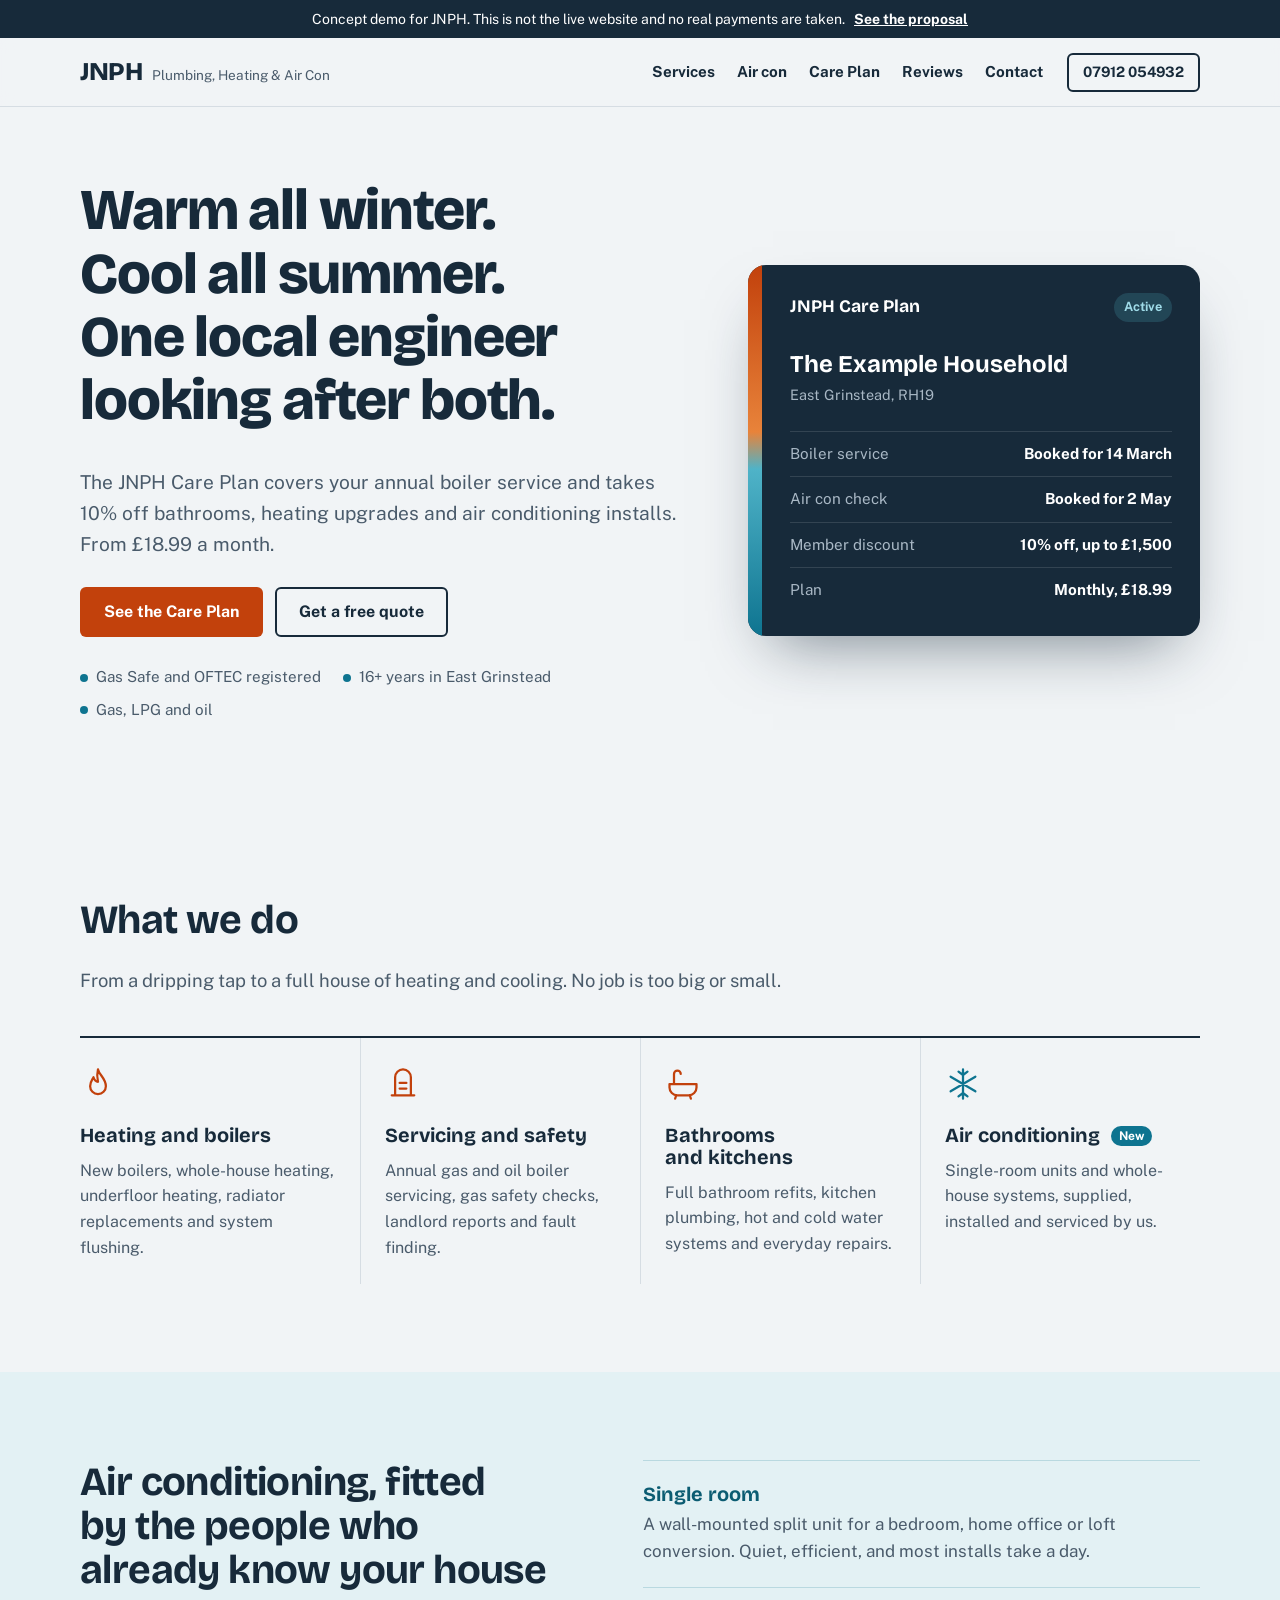
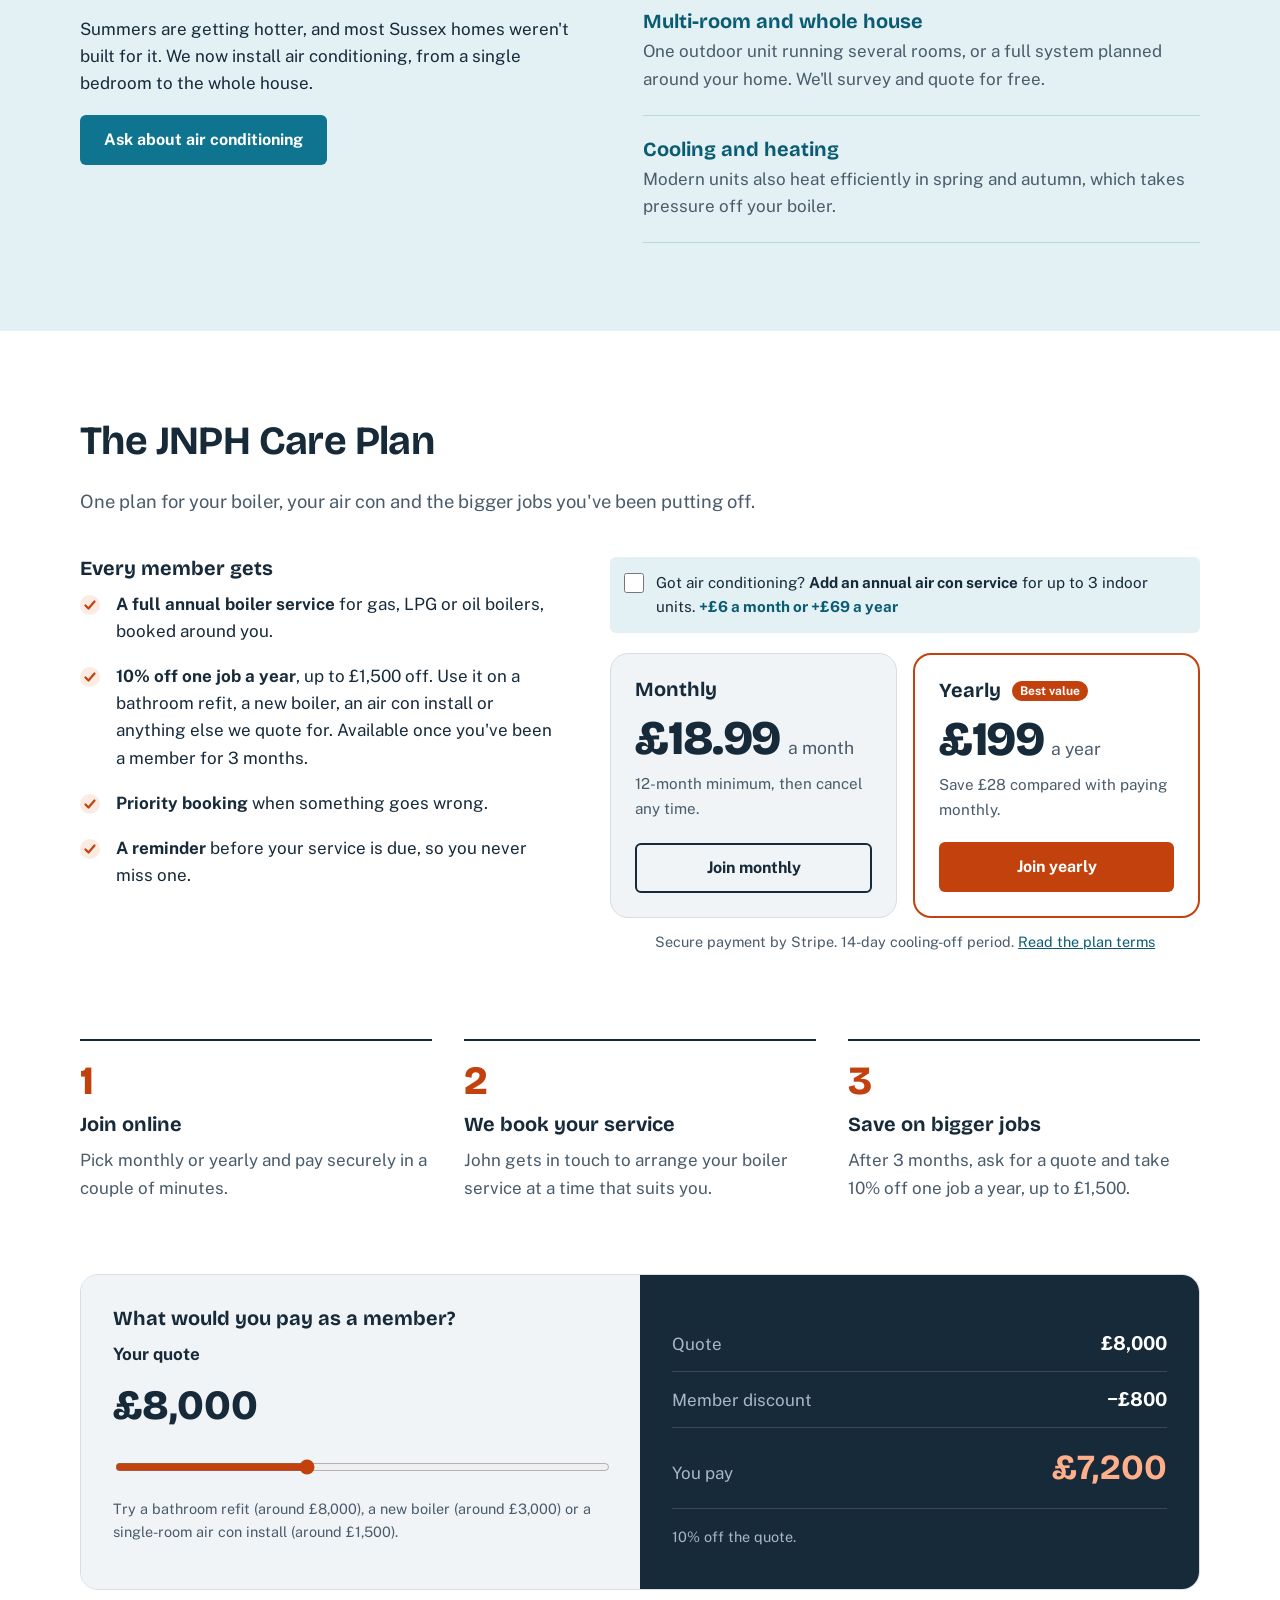
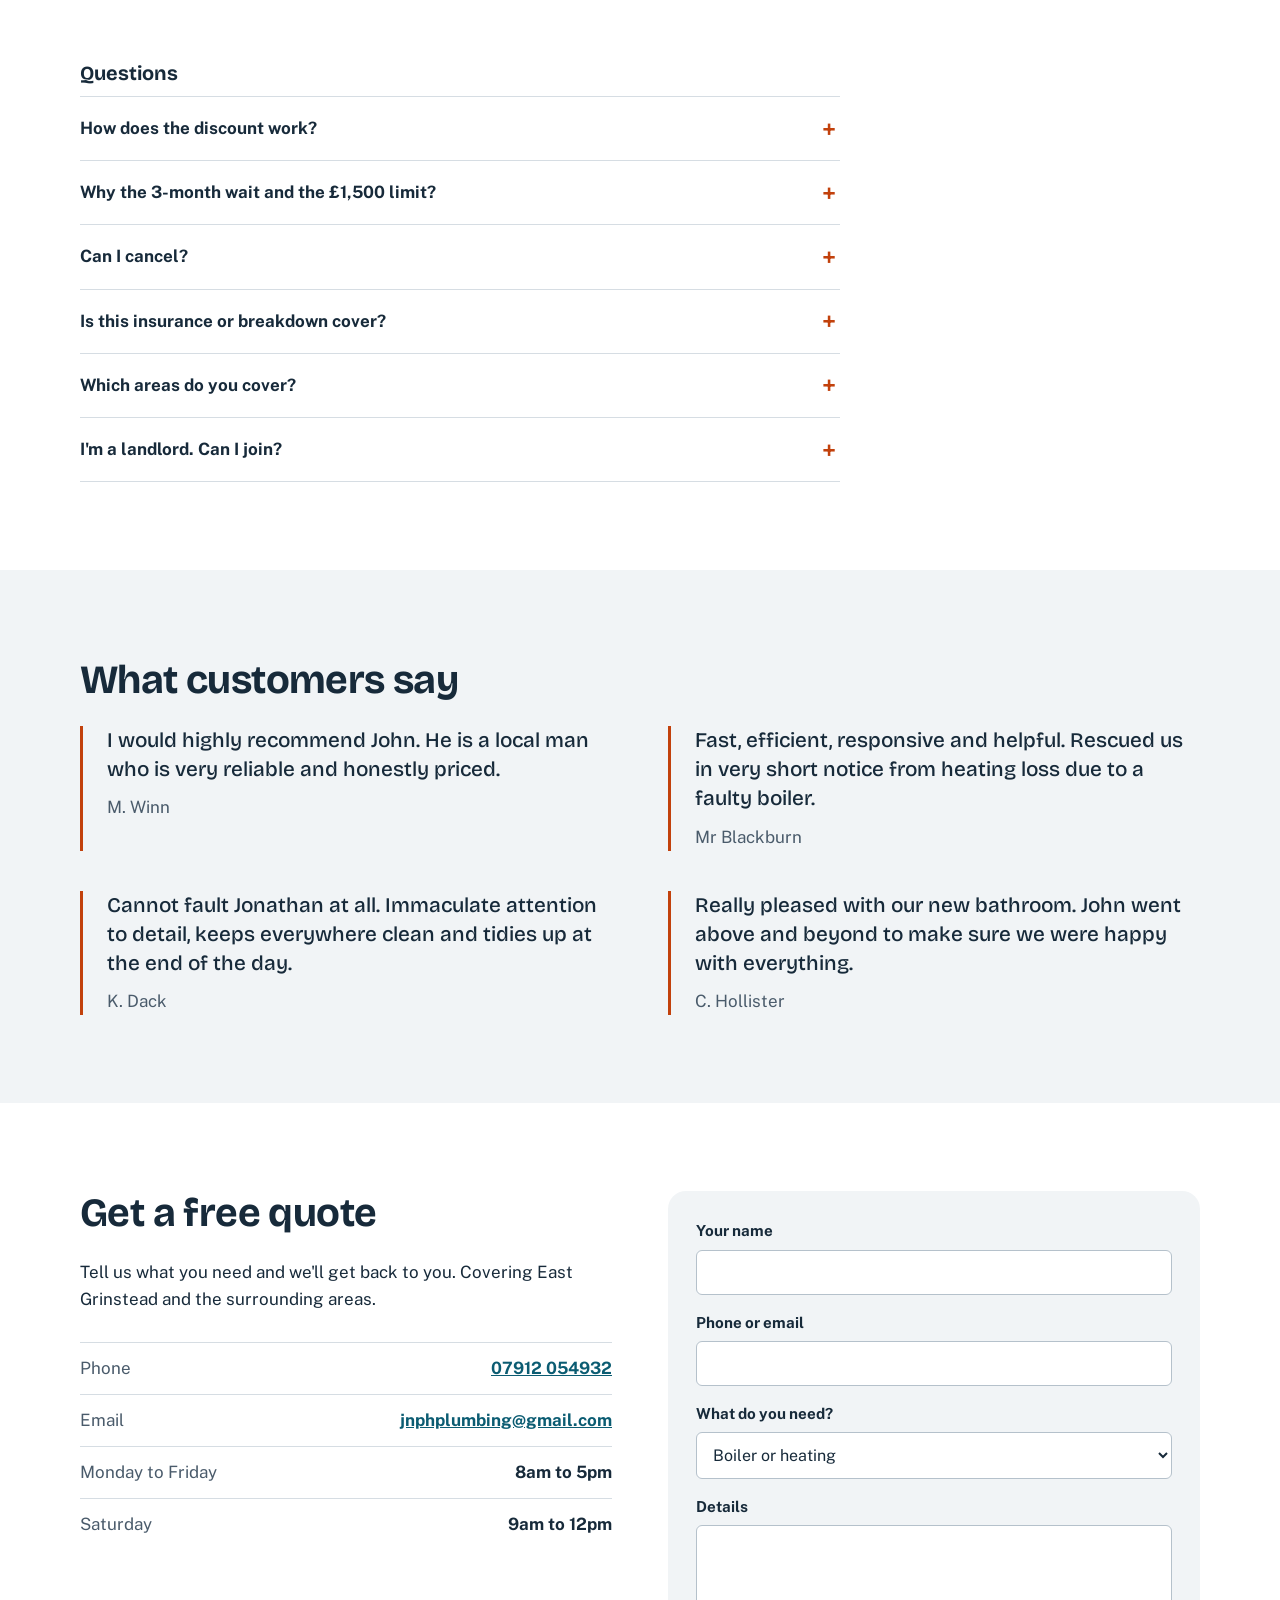
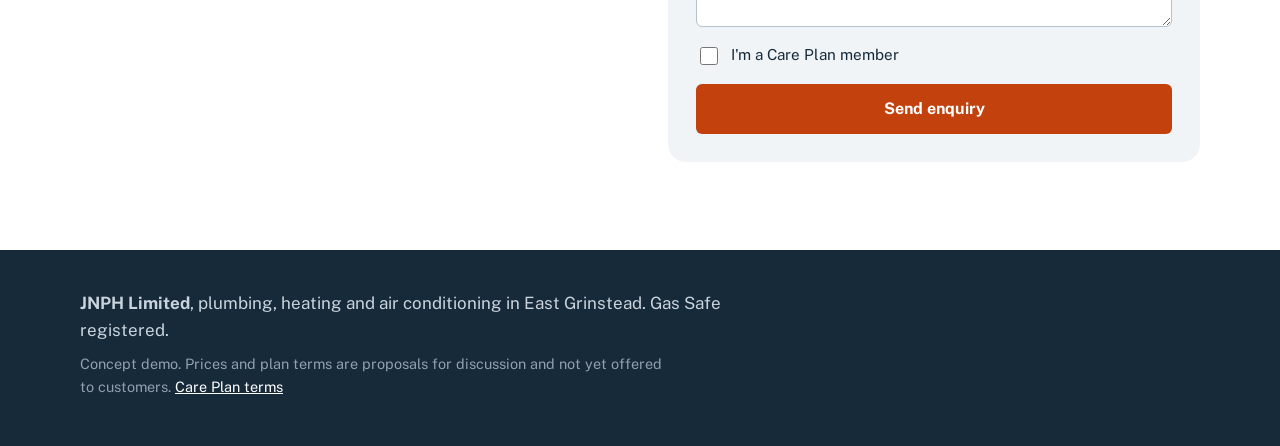
<file: index.html>
<!doctype html>
<html lang="en-GB">
<head>
  <meta charset="utf-8">
  <meta name="viewport" content="width=device-width, initial-scale=1">
  <title>JNPH Plumbing, Heating &amp; Air Conditioning | East Grinstead</title>
  <meta name="description" content="Gas Safe plumbing, heating, bathrooms and air conditioning in East Grinstead. Join the JNPH Care Plan: annual boiler service plus 10% off bigger jobs.">
  <link rel="preconnect" href="https://fonts.googleapis.com">
  <link rel="preconnect" href="https://fonts.gstatic.com" crossorigin>
  <link href="https://fonts.googleapis.com/css2?family=Public+Sans:wght@400;700&family=Bricolage+Grotesque:opsz,wght@12..96,500;12..96,700;12..96,800&display=swap" rel="stylesheet">
  <link rel="stylesheet" href="styles.css">
</head>
<body>
  <div class="demo-bar" role="note">
    Concept demo for JNPH. This is not the live website and no real payments are taken. <a href="proposal.html">See the proposal</a>
  </div>

  <header class="site-header">
    <div class="wrap header-inner">
      <a class="wordmark" href="#top" aria-label="JNPH home">JNPH<span>Plumbing, Heating &amp; Air Con</span></a>
      <nav class="nav" aria-label="Main">
        <a href="#services">Services</a>
        <a href="#air-con">Air con</a>
        <a href="#care-plan">Care Plan</a>
        <a href="#reviews">Reviews</a>
        <a href="#contact">Contact</a>
      </nav>
      <a class="btn btn-small btn-ghost" href="tel:07912054932">07912 054932</a>
    </div>
  </header>

  <main id="top">
    <!-- Hero -->
    <section class="hero">
      <div class="wrap hero-inner">
        <div class="hero-copy">
          <h1>Warm all winter. Cool all summer. One local engineer looking after both.</h1>
          <p class="lede">The JNPH Care Plan covers your annual boiler service and takes 10% off bathrooms, heating upgrades and air conditioning installs. From £18.99 a month.</p>
          <div class="hero-actions">
            <a class="btn btn-heat" href="#care-plan">See the Care Plan</a>
            <a class="btn btn-ghost" href="#contact">Get a free quote</a>
          </div>
          <ul class="trust">
            <li>Gas Safe and OFTEC registered</li>
            <li>16+ years in East Grinstead</li>
            <li>Gas, LPG and oil</li>
          </ul>
        </div>

        <figure class="member-card" aria-label="Example Care Plan membership card">
          <div class="card-temp" aria-hidden="true"></div>
          <div class="card-body">
            <div class="card-top">
              <span class="card-brand">JNPH Care Plan</span>
              <span class="card-status">Active</span>
            </div>
            <p class="card-name">The Example Household<br><span>East Grinstead, RH19</span></p>
            <dl class="card-rows">
              <div><dt>Boiler service</dt><dd>Booked for 14 March</dd></div>
              <div><dt>Air con check</dt><dd>Booked for 2 May</dd></div>
              <div><dt>Member discount</dt><dd>10% off, up to £1,500</dd></div>
              <div><dt>Plan</dt><dd>Monthly, £18.99</dd></div>
            </dl>
          </div>
        </figure>
      </div>
    </section>

    <!-- Services -->
    <section id="services" class="section">
      <div class="wrap">
        <h2>What we do</h2>
        <p class="section-intro">From a dripping tap to a full house of heating and cooling. No job is too big or small.</p>
        <div class="services">
          <article class="service">
            <svg class="icon icon-heat" viewBox="0 0 32 32" aria-hidden="true"><path d="M16 3c1 5 7 8 7 15a7 7 0 0 1-14 0c0-4 2-6 3-8 1 3 2 4 4 4-1-4-1-7 0-11z"/></svg>
            <h3>Heating and boilers</h3>
            <p>New boilers, whole-house heating, underfloor heating, radiator replacements and system flushing.</p>
          </article>
          <article class="service">
            <svg class="icon icon-heat" viewBox="0 0 32 32" aria-hidden="true"><path d="M6 26h20M9 26V10a7 7 0 0 1 14 0v16M13 15h6M13 20h6"/></svg>
            <h3>Servicing and safety</h3>
            <p>Annual gas and oil boiler servicing, gas safety checks, landlord reports and fault finding.</p>
          </article>
          <article class="service">
            <svg class="icon icon-heat" viewBox="0 0 32 32" aria-hidden="true"><path d="M4 16h24v3a7 7 0 0 1-7 7H11a7 7 0 0 1-7-7v-3zM8 16V7a3 3 0 0 1 6 0M10 26l-1 3M22 26l1 3"/></svg>
            <h3>Bathrooms and kitchens</h3>
            <p>Full bathroom refits, kitchen plumbing, hot and cold water systems and everyday repairs.</p>
          </article>
          <article class="service service-new">
            <svg class="icon icon-cool" viewBox="0 0 32 32" aria-hidden="true"><path d="M16 3v26M5 9.5l22 13M27 9.5l-22 13M12 5l4 3 4-3M12 27l4-3 4 3"/></svg>
            <h3>Air conditioning <span class="tag">New</span></h3>
            <p>Single-room units and whole-house systems, supplied, installed and serviced by us.</p>
          </article>
        </div>
      </div>
    </section>

    <!-- Air con -->
    <section id="air-con" class="section aircon">
      <div class="wrap aircon-inner">
        <div>
          <h2>Air conditioning, fitted by the people who already know your house</h2>
          <p>Summers are getting hotter, and most Sussex homes weren't built for it. We now install air conditioning, from a single bedroom to the whole house.</p>
          <a class="btn btn-cool" href="#contact">Ask about air conditioning</a>
        </div>
        <div class="aircon-options">
          <div class="option">
            <h3>Single room</h3>
            <p>A wall-mounted split unit for a bedroom, home office or loft conversion. Quiet, efficient, and most installs take a day.</p>
          </div>
          <div class="option">
            <h3>Multi-room and whole house</h3>
            <p>One outdoor unit running several rooms, or a full system planned around your home. We'll survey and quote for free.</p>
          </div>
          <div class="option">
            <h3>Cooling and heating</h3>
            <p>Modern units also heat efficiently in spring and autumn, which takes pressure off your boiler.</p>
          </div>
        </div>
      </div>
    </section>

    <!-- Care plan -->
    <section id="care-plan" class="section plan">
      <div class="wrap">
        <h2>The JNPH Care Plan</h2>
        <p class="section-intro">One plan for your boiler, your air con and the bigger jobs you've been putting off.</p>

        <div class="plan-grid">
          <div class="plan-included">
            <h3>Every member gets</h3>
            <ul class="ticks">
              <li><strong>A full annual boiler service</strong> for gas, LPG or oil boilers, booked around you.</li>
              <li><strong>10% off one job a year</strong>, up to £1,500 off. Use it on a bathroom refit, a new boiler, an air con install or anything else we quote for. Available once you've been a member for 3 months.</li>
              <li><strong>Priority booking</strong> when something goes wrong.</li>
              <li><strong>A reminder</strong> before your service is due, so you never miss one.</li>
            </ul>
          </div>

          <div class="plan-pricing">
            <label class="addon">
              <input type="checkbox" id="addon-aircon">
              <span>Got air conditioning? <strong>Add an annual air con service</strong> for up to 3 indoor units. <em>+£6 a month or +£69 a year</em></span>
            </label>

            <div class="price-options">
              <div class="price-card">
                <h3>Monthly</h3>
                <div class="price">
                  <span class="price-amount" id="price-monthly">£18.99</span>
                  <span class="price-period">a month</span>
                </div>
                <p class="price-note">12-month minimum, then cancel any time.</p>
                <button class="btn btn-ghost btn-block" type="button" data-join="monthly">Join monthly</button>
              </div>
              <div class="price-card price-card-best">
                <h3>Yearly <span class="tag tag-heat">Best value</span></h3>
                <div class="price">
                  <span class="price-amount" id="price-annual">£199</span>
                  <span class="price-period">a year</span>
                </div>
                <p class="price-note" id="annual-saving">Save £28 compared with paying monthly.</p>
                <button class="btn btn-heat btn-block" type="button" data-join="annual">Join yearly</button>
              </div>
            </div>
            <p class="small center">Secure payment by Stripe. 14-day cooling-off period. <a href="terms.html">Read the plan terms</a></p>
          </div>
        </div>

        <!-- Steps -->
        <ol class="steps">
          <li><h3>Join online</h3><p>Pick monthly or yearly and pay securely in a couple of minutes.</p></li>
          <li><h3>We book your service</h3><p>John gets in touch to arrange your boiler service at a time that suits you.</p></li>
          <li><h3>Save on bigger jobs</h3><p>After 3 months, ask for a quote and take 10% off one job a year, up to £1,500.</p></li>
        </ol>

        <!-- Calculator -->
        <div class="calc">
          <div class="calc-input">
            <h3>What would you pay as a member?</h3>
            <label for="quote">Your quote</label>
            <output id="quote-out" for="quote">£8,000</output>
            <input type="range" id="quote" min="500" max="20000" step="250" value="8000">
            <p class="small">Try a bathroom refit (around £8,000), a new boiler (around £3,000) or a single-room air con install (around £1,500).</p>
          </div>
          <dl class="calc-result">
            <div><dt>Quote</dt><dd id="calc-quote">£8,000</dd></div>
            <div><dt>Member discount</dt><dd id="calc-save">−£800</dd></div>
            <div><dt>You pay</dt><dd id="calc-pay" class="big">£7,200</dd></div>
            <p class="small" id="calc-note">10% off the quote.</p>
          </dl>
        </div>

        <!-- FAQ -->
        <div class="faq">
          <h3>Questions</h3>
          <details>
            <summary>How does the discount work?</summary>
            <p>Once you've been a member for 3 months, you can take 10% off one job each membership year, up to £1,500 off. It's the same for monthly and yearly members.</p>
          </details>
          <details>
            <summary>Why the 3-month wait and the £1,500 limit?</summary>
            <p>They keep the plan fair and the price low for everyone. The plan is for people who want their home looked after all year, not a one-off discount on a single job.</p>
          </details>
          <details>
            <summary>Can I cancel?</summary>
            <p>You can cancel within 14 days of joining for a full refund, as long as your service hasn't happened yet. Monthly plans have a 12-month minimum because your service is included up front. After that, cancel any time. The <a href="terms.html#cancelling">plan terms</a> explain exactly how it works.</p>
          </details>
          <details>
            <summary>Is this insurance or breakdown cover?</summary>
            <p>No. The plan covers your annual service and a discount on quoted work. Repairs are quoted separately, and members get priority booking.</p>
          </details>
          <details>
            <summary>Which areas do you cover?</summary>
            <p>East Grinstead and the surrounding areas. If you're not sure, give us a call.</p>
          </details>
          <details>
            <summary>I'm a landlord. Can I join?</summary>
            <p>Yes, one plan per property. Landlord gas safety certificates can be added at a member price. Ask us for details.</p>
          </details>
        </div>
      </div>
    </section>

    <!-- Reviews -->
    <section id="reviews" class="section">
      <div class="wrap">
        <h2>What customers say</h2>
        <div class="reviews">
          <blockquote>
            <p>I would highly recommend John. He is a local man who is very reliable and honestly priced.</p>
            <cite>M. Winn</cite>
          </blockquote>
          <blockquote>
            <p>Fast, efficient, responsive and helpful. Rescued us in very short notice from heating loss due to a faulty boiler.</p>
            <cite>Mr Blackburn</cite>
          </blockquote>
          <blockquote>
            <p>Cannot fault Jonathan at all. Immaculate attention to detail, keeps everywhere clean and tidies up at the end of the day.</p>
            <cite>K. Dack</cite>
          </blockquote>
          <blockquote>
            <p>Really pleased with our new bathroom. John went above and beyond to make sure we were happy with everything.</p>
            <cite>C. Hollister</cite>
          </blockquote>
        </div>
      </div>
    </section>

    <!-- Contact -->
    <section id="contact" class="section contact">
      <div class="wrap contact-inner">
        <div>
          <h2>Get a free quote</h2>
          <p>Tell us what you need and we'll get back to you. Covering East Grinstead and the surrounding areas.</p>
          <dl class="contact-list">
            <div><dt>Phone</dt><dd><a href="tel:07912054932">07912 054932</a></dd></div>
            <div><dt>Email</dt><dd><a href="mailto:jnphplumbing@gmail.com">jnphplumbing@gmail.com</a></dd></div>
            <div><dt>Monday to Friday</dt><dd>8am to 5pm</dd></div>
            <div><dt>Saturday</dt><dd>9am to 12pm</dd></div>
          </dl>
        </div>
        <form class="quote-form" id="quote-form">
          <label>Your name <input name="name" autocomplete="name" required></label>
          <label>Phone or email <input name="contact" required></label>
          <label>What do you need?
            <select name="type">
              <option>Boiler or heating</option>
              <option>Air conditioning</option>
              <option>Bathroom or kitchen</option>
              <option>Servicing</option>
              <option>Something else</option>
            </select>
          </label>
          <label>Details <textarea name="details" rows="4"></textarea></label>
          <label class="inline-check"><input type="checkbox" name="member"> I'm a Care Plan member</label>
          <button class="btn btn-heat" type="submit">Send enquiry</button>
          <p class="form-msg" id="form-msg" role="status"></p>
        </form>
      </div>
    </section>
  </main>

  <footer class="site-footer">
    <div class="wrap footer-inner">
      <p><strong>JNPH Limited</strong>, plumbing, heating and air conditioning in East Grinstead. Gas Safe registered.</p>
      <p class="small">Concept demo. Prices and plan terms are proposals for discussion and not yet offered to customers. <a href="terms.html">Care Plan terms</a></p>
    </div>
  </footer>

  <!-- Join dialog -->
  <dialog id="join-dialog" aria-labelledby="join-title">
    <form method="dialog" class="join">
      <h2 id="join-title">Your Care Plan</h2>
      <dl class="join-summary" id="join-summary"></dl>
      <p class="small" id="join-terms"></p>
      <p class="small">By continuing you agree to the <a href="terms.html" target="_blank">Care Plan terms</a>.</p>
      <p class="demo-note" id="demo-note" hidden>Demo mode: this is where Stripe's secure checkout would open. No payment has been taken.</p>
      <div class="join-actions">
        <button class="btn btn-ghost" value="cancel">Back</button>
        <button class="btn btn-heat" type="button" id="checkout-btn">Continue to payment</button>
      </div>
    </form>
  </dialog>

  <script src="script.js"></script>
</body>
</html>
</file>
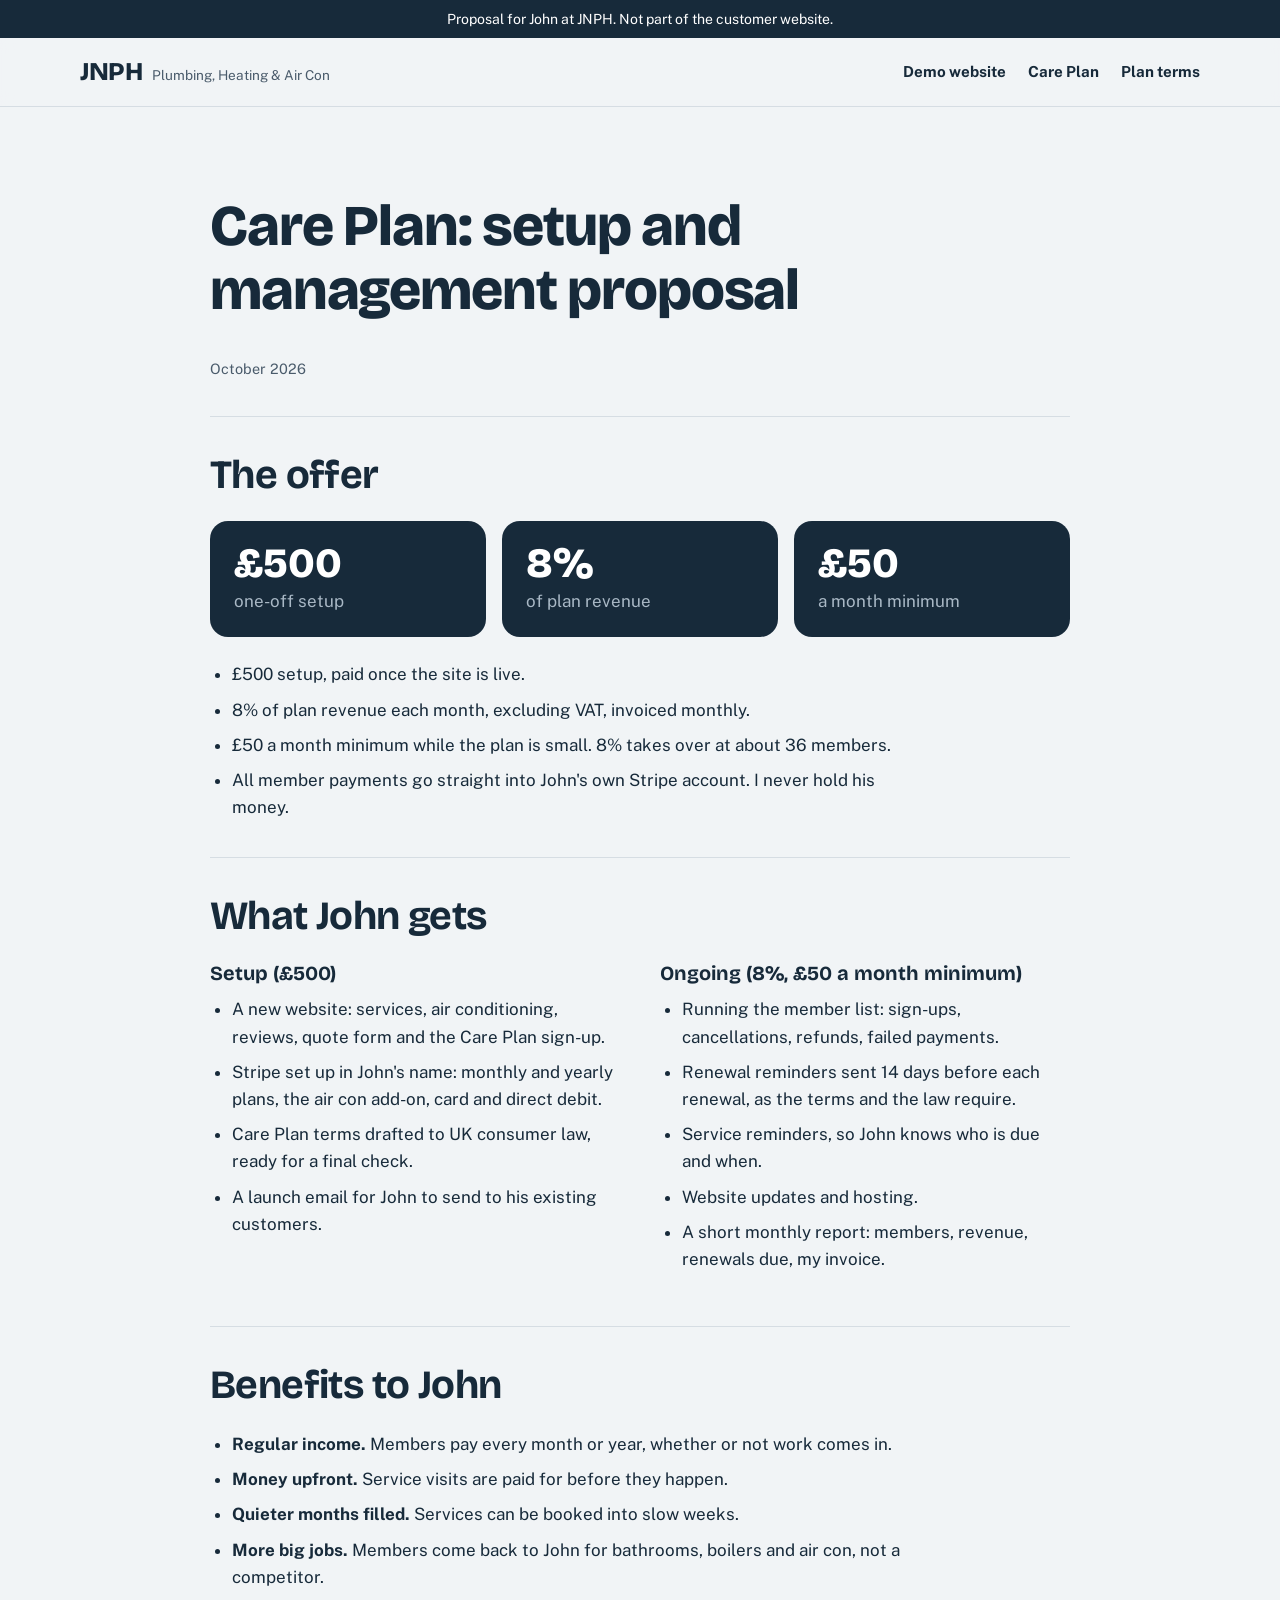
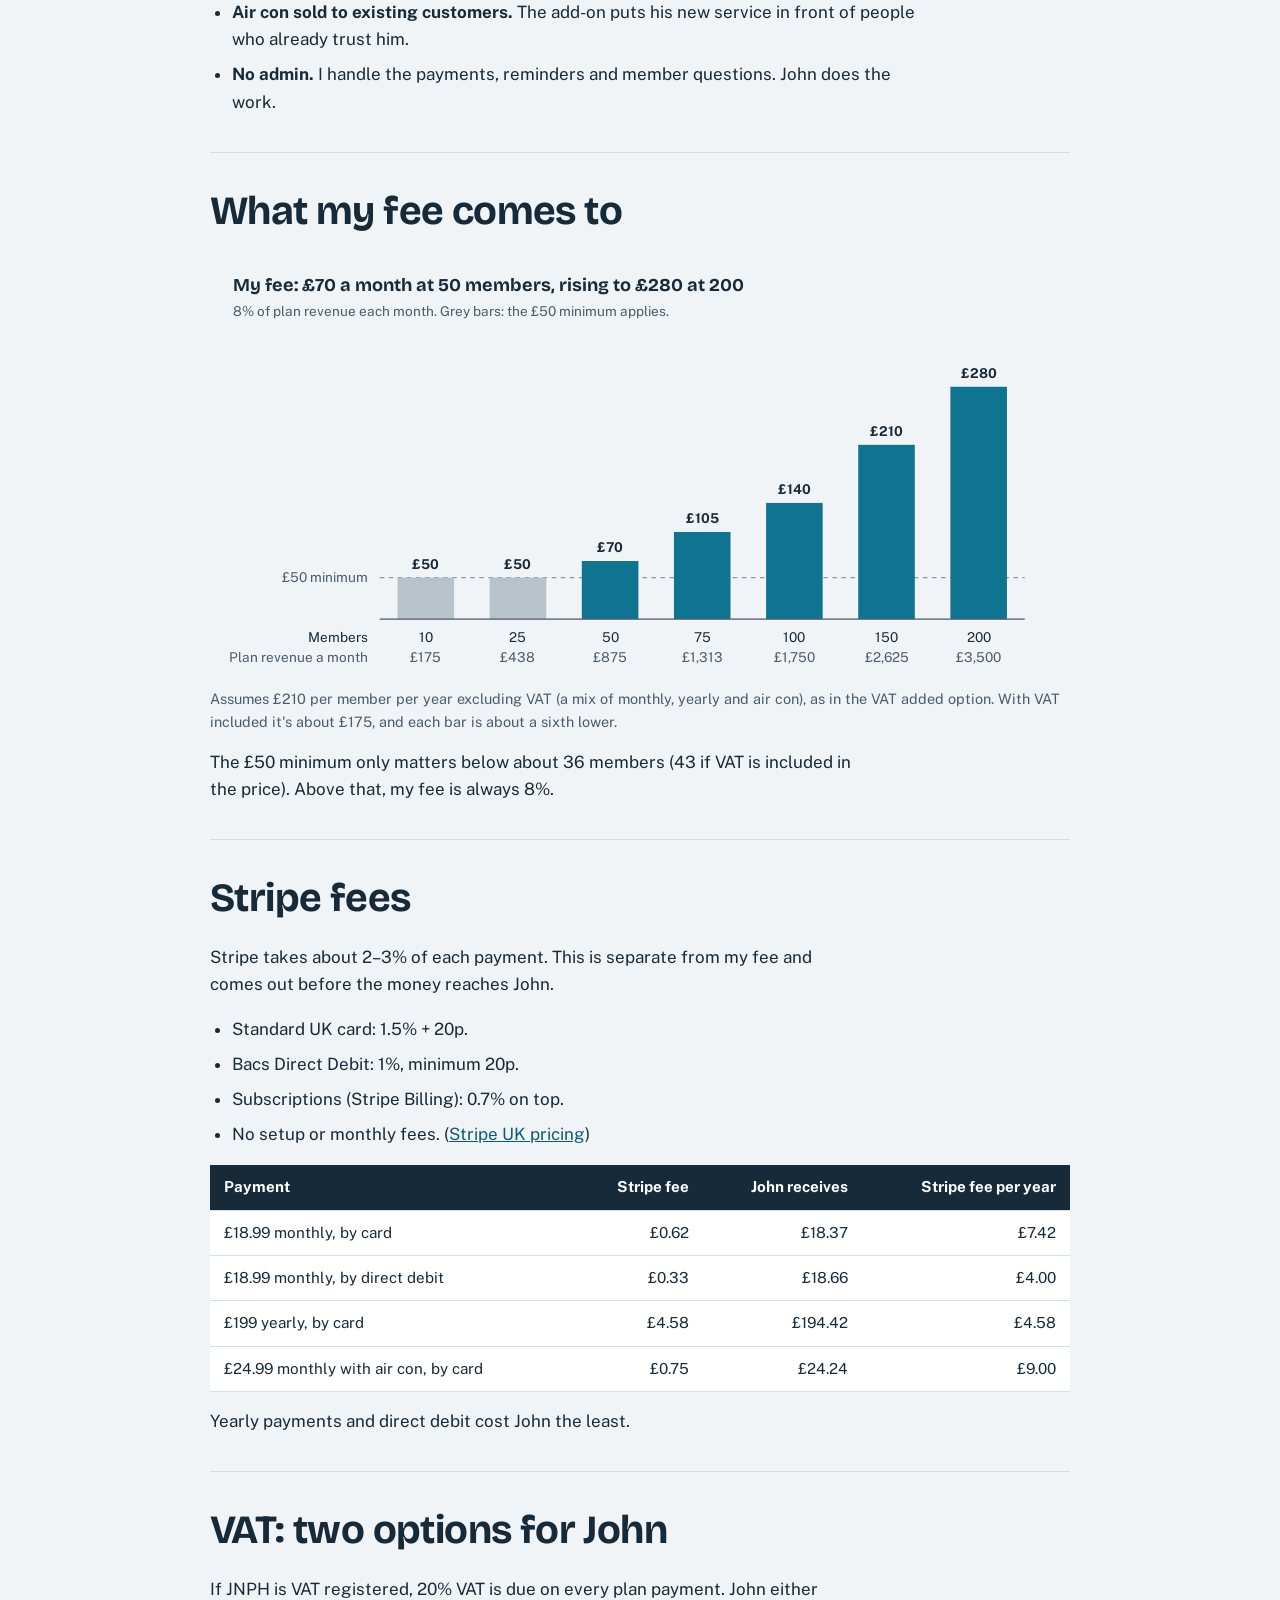
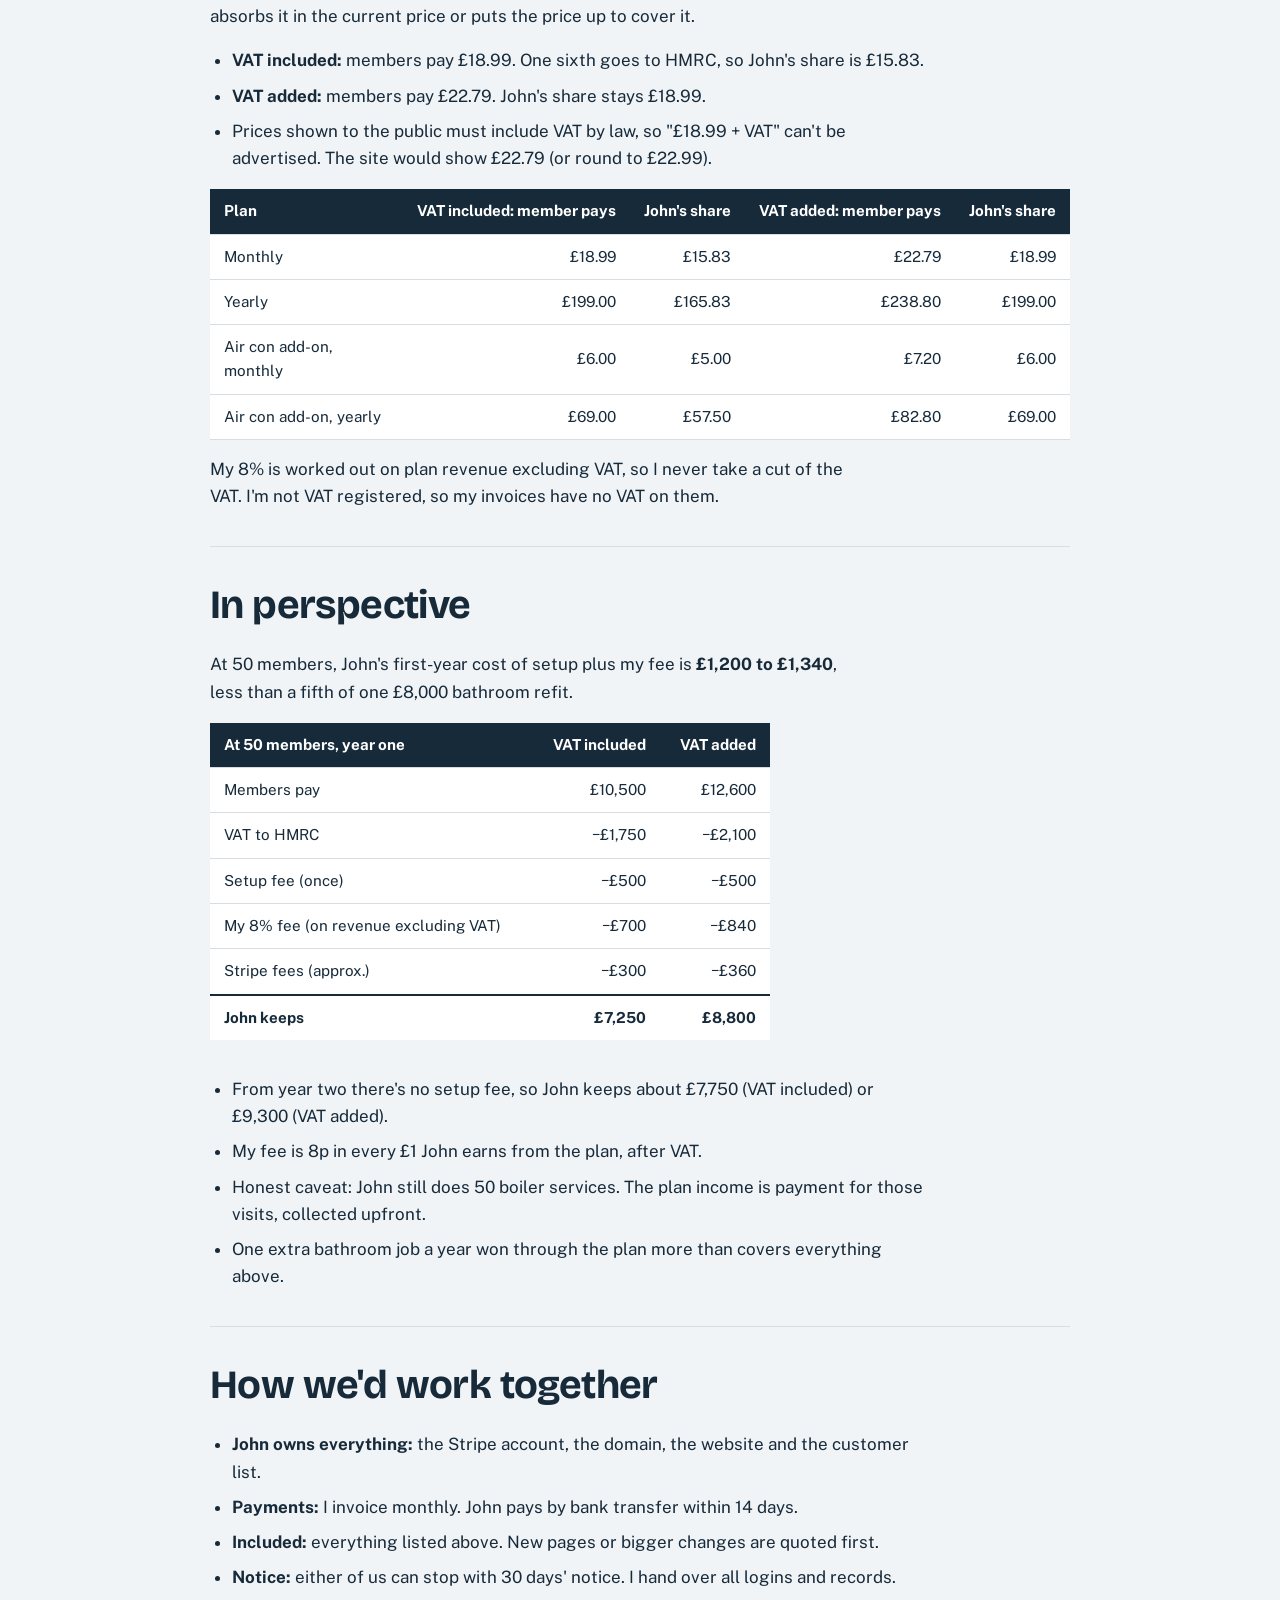
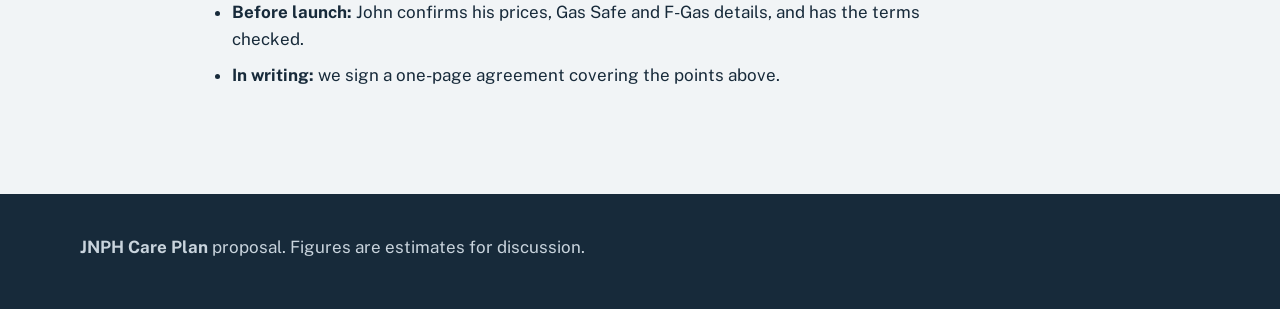
<file: proposal.html>
<!doctype html>
<html lang="en-GB">
<head>
  <meta charset="utf-8">
  <meta name="viewport" content="width=device-width, initial-scale=1">
  <meta name="robots" content="noindex">
  <title>Care Plan Proposal | JNPH</title>
  <meta name="description" content="Proposal to set up and run the JNPH Care Plan.">
  <link rel="preconnect" href="https://fonts.googleapis.com">
  <link rel="preconnect" href="https://fonts.gstatic.com" crossorigin>
  <link href="https://fonts.googleapis.com/css2?family=Public+Sans:wght@400;700&family=Bricolage+Grotesque:opsz,wght@12..96,500;12..96,700;12..96,800&display=swap" rel="stylesheet">
  <link rel="stylesheet" href="styles.css">
</head>
<body>
  <div class="demo-bar" role="note">
    Proposal for John at JNPH. Not part of the customer website.
  </div>

  <header class="site-header">
    <div class="wrap header-inner">
      <a class="wordmark" href="index.html" aria-label="JNPH home">JNPH<span>Plumbing, Heating &amp; Air Con</span></a>
      <nav class="nav" aria-label="Main">
        <a href="index.html">Demo website</a>
        <a href="index.html#care-plan">Care Plan</a>
        <a href="terms.html">Plan terms</a>
      </nav>
    </div>
  </header>

  <main class="section proposal">
    <div class="wrap proposal-body">
      <h1>Care Plan: setup and management proposal</h1>
      <p class="small">October 2026</p>

      <section>
        <h2>The offer</h2>
        <div class="offer">
          <div><span class="offer-num">£500</span><span>one-off setup</span></div>
          <div><span class="offer-num">8%</span><span>of plan revenue</span></div>
          <div><span class="offer-num">£50</span><span>a month minimum</span></div>
        </div>
        <ul>
          <li>£500 setup, paid once the site is live.</li>
          <li>8% of plan revenue each month, excluding VAT, invoiced monthly.</li>
          <li>£50 a month minimum while the plan is small. 8% takes over at about 36 members.</li>
          <li>All member payments go straight into John's own Stripe account. I never hold his money.</li>
        </ul>
      </section>

      <section>
        <h2>What John gets</h2>
        <div class="two-col">
          <div>
            <h3>Setup (£500)</h3>
            <ul>
              <li>A new website: services, air conditioning, reviews, quote form and the Care Plan sign-up.</li>
              <li>Stripe set up in John's name: monthly and yearly plans, the air con add-on, card and direct debit.</li>
              <li>Care Plan terms drafted to UK consumer law, ready for a final check.</li>
              <li>A launch email for John to send to his existing customers.</li>
            </ul>
          </div>
          <div>
            <h3>Ongoing (8%, £50 a month minimum)</h3>
            <ul>
              <li>Running the member list: sign-ups, cancellations, refunds, failed payments.</li>
              <li>Renewal reminders sent 14 days before each renewal, as the terms and the law require.</li>
              <li>Service reminders, so John knows who is due and when.</li>
              <li>Website updates and hosting.</li>
              <li>A short monthly report: members, revenue, renewals due, my invoice.</li>
            </ul>
          </div>
        </div>
      </section>

      <section>
        <h2>Benefits to John</h2>
        <ul>
          <li><strong>Regular income.</strong> Members pay every month or year, whether or not work comes in.</li>
          <li><strong>Money upfront.</strong> Service visits are paid for before they happen.</li>
          <li><strong>Quieter months filled.</strong> Services can be booked into slow weeks.</li>
          <li><strong>More big jobs.</strong> Members come back to John for bathrooms, boilers and air con, not a competitor.</li>
          <li><strong>Air con sold to existing customers.</strong> The add-on puts his new service in front of people who already trust him.</li>
          <li><strong>No admin.</strong> I handle the payments, reminders and member questions. John does the work.</li>
        </ul>
      </section>

      <section>
        <h2>What my fee comes to</h2>
        <figure class="fee-chart">
          <svg id="fee-chart" viewBox="0 0 760 380" role="img" aria-label="My fee: £70 a month at 50 members, rising to £280 at 200"></svg>
          <figcaption class="small">Assumes £210 per member per year excluding VAT (a mix of monthly, yearly and air con), as in the VAT added option. With VAT included it's about £175, and each bar is about a sixth lower.</figcaption>
        </figure>
        <p>The £50 minimum only matters below about 36 members (43 if VAT is included in the price). Above that, my fee is always 8%.</p>
      </section>

      <section>
        <h2>Stripe fees</h2>
        <p>Stripe takes about 2–3% of each payment. This is separate from my fee and comes out before the money reaches John.</p>
        <ul>
          <li>Standard UK card: 1.5% + 20p.</li>
          <li>Bacs Direct Debit: 1%, minimum 20p.</li>
          <li>Subscriptions (Stripe Billing): 0.7% on top.</li>
          <li>No setup or monthly fees. (<a href="https://stripe.com/gb/pricing">Stripe UK pricing</a>)</li>
        </ul>
        <div class="table-scroll">
          <table class="data-table">
            <thead>
              <tr><th>Payment</th><th>Stripe fee</th><th>John receives</th><th>Stripe fee per year</th></tr>
            </thead>
            <tbody>
              <tr><td>£18.99 monthly, by card</td><td>£0.62</td><td>£18.37</td><td>£7.42</td></tr>
              <tr><td>£18.99 monthly, by direct debit</td><td>£0.33</td><td>£18.66</td><td>£4.00</td></tr>
              <tr><td>£199 yearly, by card</td><td>£4.58</td><td>£194.42</td><td>£4.58</td></tr>
              <tr><td>£24.99 monthly with air con, by card</td><td>£0.75</td><td>£24.24</td><td>£9.00</td></tr>
            </tbody>
          </table>
        </div>
        <p>Yearly payments and direct debit cost John the least.</p>
      </section>

      <section>
        <h2>VAT: two options for John</h2>
        <p>If JNPH is VAT registered, 20% VAT is due on every plan payment. John either absorbs it in the current price or puts the price up to cover it.</p>
        <ul>
          <li><strong>VAT included:</strong> members pay £18.99. One sixth goes to HMRC, so John's share is £15.83.</li>
          <li><strong>VAT added:</strong> members pay £22.79. John's share stays £18.99.</li>
          <li>Prices shown to the public must include VAT by law, so "£18.99 + VAT" can't be advertised. The site would show £22.79 (or round to £22.99).</li>
        </ul>
        <div class="table-scroll">
          <table class="data-table">
            <thead>
              <tr><th>Plan</th><th>VAT included: member pays</th><th>John's share</th><th>VAT added: member pays</th><th>John's share</th></tr>
            </thead>
            <tbody>
              <tr><td>Monthly</td><td>£18.99</td><td>£15.83</td><td>£22.79</td><td>£18.99</td></tr>
              <tr><td>Yearly</td><td>£199.00</td><td>£165.83</td><td>£238.80</td><td>£199.00</td></tr>
              <tr><td>Air con add-on, monthly</td><td>£6.00</td><td>£5.00</td><td>£7.20</td><td>£6.00</td></tr>
              <tr><td>Air con add-on, yearly</td><td>£69.00</td><td>£57.50</td><td>£82.80</td><td>£69.00</td></tr>
            </tbody>
          </table>
        </div>
        <p>My 8% is worked out on plan revenue excluding VAT, so I never take a cut of the VAT. I'm not VAT registered, so my invoices have no VAT on them.</p>
      </section>

      <section>
        <h2>In perspective</h2>
        <p>At 50 members, John's first-year cost of setup plus my fee is <strong>£1,200 to £1,340</strong>, less than a fifth of one £8,000 bathroom refit.</p>
        <div class="table-scroll">
          <table class="data-table sums sums-wide">
            <thead><tr><th>At 50 members, year one</th><th>VAT included</th><th>VAT added</th></tr></thead>
            <tbody>
              <tr><td>Members pay</td><td>£10,500</td><td>£12,600</td></tr>
              <tr><td>VAT to HMRC</td><td>−£1,750</td><td>−£2,100</td></tr>
              <tr><td>Setup fee (once)</td><td>−£500</td><td>−£500</td></tr>
              <tr><td>My 8% fee (on revenue excluding VAT)</td><td>−£700</td><td>−£840</td></tr>
              <tr><td>Stripe fees (approx.)</td><td>−£300</td><td>−£360</td></tr>
              <tr class="total"><td>John keeps</td><td>£7,250</td><td>£8,800</td></tr>
            </tbody>
          </table>
        </div>
        <ul>
          <li>From year two there's no setup fee, so John keeps about £7,750 (VAT included) or £9,300 (VAT added).</li>
          <li>My fee is 8p in every £1 John earns from the plan, after VAT.</li>
          <li>Honest caveat: John still does 50 boiler services. The plan income is payment for those visits, collected upfront.</li>
          <li>One extra bathroom job a year won through the plan more than covers everything above.</li>
        </ul>
      </section>

      <section>
        <h2>How we'd work together</h2>
        <ul>
          <li><strong>John owns everything:</strong> the Stripe account, the domain, the website and the customer list.</li>
          <li><strong>Payments:</strong> I invoice monthly. John pays by bank transfer within 14 days.</li>
          <li><strong>Included:</strong> everything listed above. New pages or bigger changes are quoted first.</li>
          <li><strong>Notice:</strong> either of us can stop with 30 days' notice. I hand over all logins and records.</li>
          <li><strong>Before launch:</strong> John confirms his prices, Gas Safe and F-Gas details, and has the terms checked.</li>
          <li><strong>In writing:</strong> we sign a one-page agreement covering the points above.</li>
        </ul>
      </section>
    </div>
  </main>

  <footer class="site-footer">
    <div class="wrap footer-inner">
      <p><strong>JNPH Care Plan</strong> proposal. Figures are estimates for discussion.</p>
    </div>
  </footer>

  <script>
    // Fee chart: 8% of plan revenue, £50 a month minimum
    (function () {
      const PER_MEMBER = 210, RATE = 0.08, MINIMUM = 50;
      const members = [10, 25, 50, 75, 100, 150, 200];
      const gbp = (n) => "£" + Math.round(n).toLocaleString("en-GB");
      const base = 320, h = 220, maxV = 300, left = 150, band = 570 / members.length, bw = 50;
      const x = (i) => left + i * band + (band - bw) / 2;
      const y = (v) => base - (v / maxV) * h;

      let svg = `
        <text x="20" y="30" class="c-title">My fee: £70 a month at 50 members, rising to £280 at 200</text>
        <text x="20" y="52" class="c-sub">8% of plan revenue each month. Grey bars: the £50 minimum applies.</text>
        <text x="140" y="${y(MINIMUM) + 4}" text-anchor="end" class="c-sub">£50 minimum</text>
        <line x1="150" x2="720" y1="${y(MINIMUM)}" y2="${y(MINIMUM)}" class="c-ref"/>
        <text x="140" y="${base + 20}" text-anchor="end" class="c-label">Members</text>
        <text x="140" y="${base + 38}" text-anchor="end" class="c-sub">Plan revenue a month</text>`;

      members.forEach((m, i) => {
        const rev = (m * PER_MEMBER) / 12;
        const atMin = rev * RATE < MINIMUM;
        const fee = Math.max(rev * RATE, MINIMUM);
        const cx = x(i) + bw / 2;
        svg += `
          <rect x="${x(i)}" y="${y(fee)}" width="${bw}" height="${base - y(fee)}" class="${atMin ? "c-bar-min" : "c-bar"}"><title>${m} members: ${gbp(rev)} a month in, my fee ${gbp(fee)}</title></rect>
          <text x="${cx}" y="${y(fee) - 8}" text-anchor="middle" class="c-value">${gbp(fee)}</text>
          <text x="${cx}" y="${base + 20}" text-anchor="middle" class="c-label">${m}</text>
          <text x="${cx}" y="${base + 38}" text-anchor="middle" class="c-sub">${gbp(rev)}</text>`;
      });
      svg += `<line x1="150" x2="720" y1="${base}" y2="${base}" class="c-axis"/>`;
      document.getElementById("fee-chart").innerHTML = svg;
    })();
  </script>
</body>
</html>
</file>
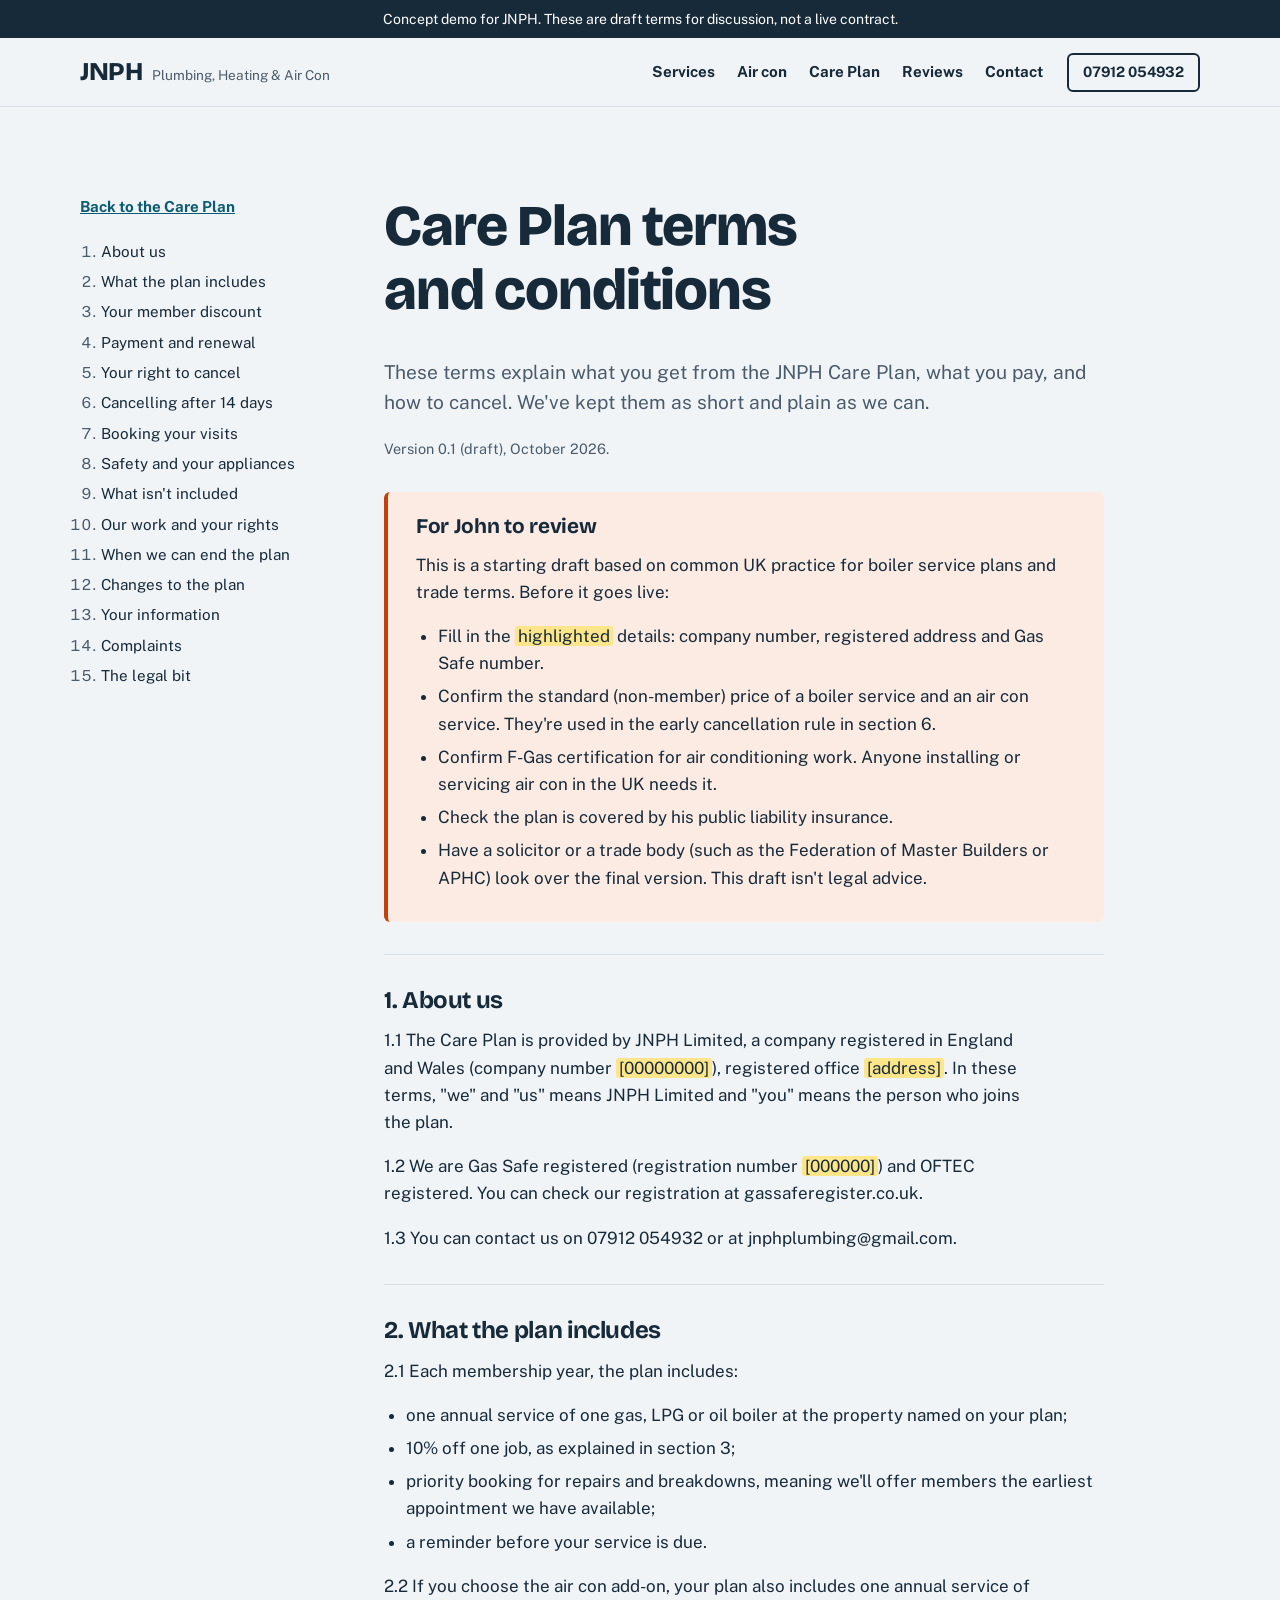
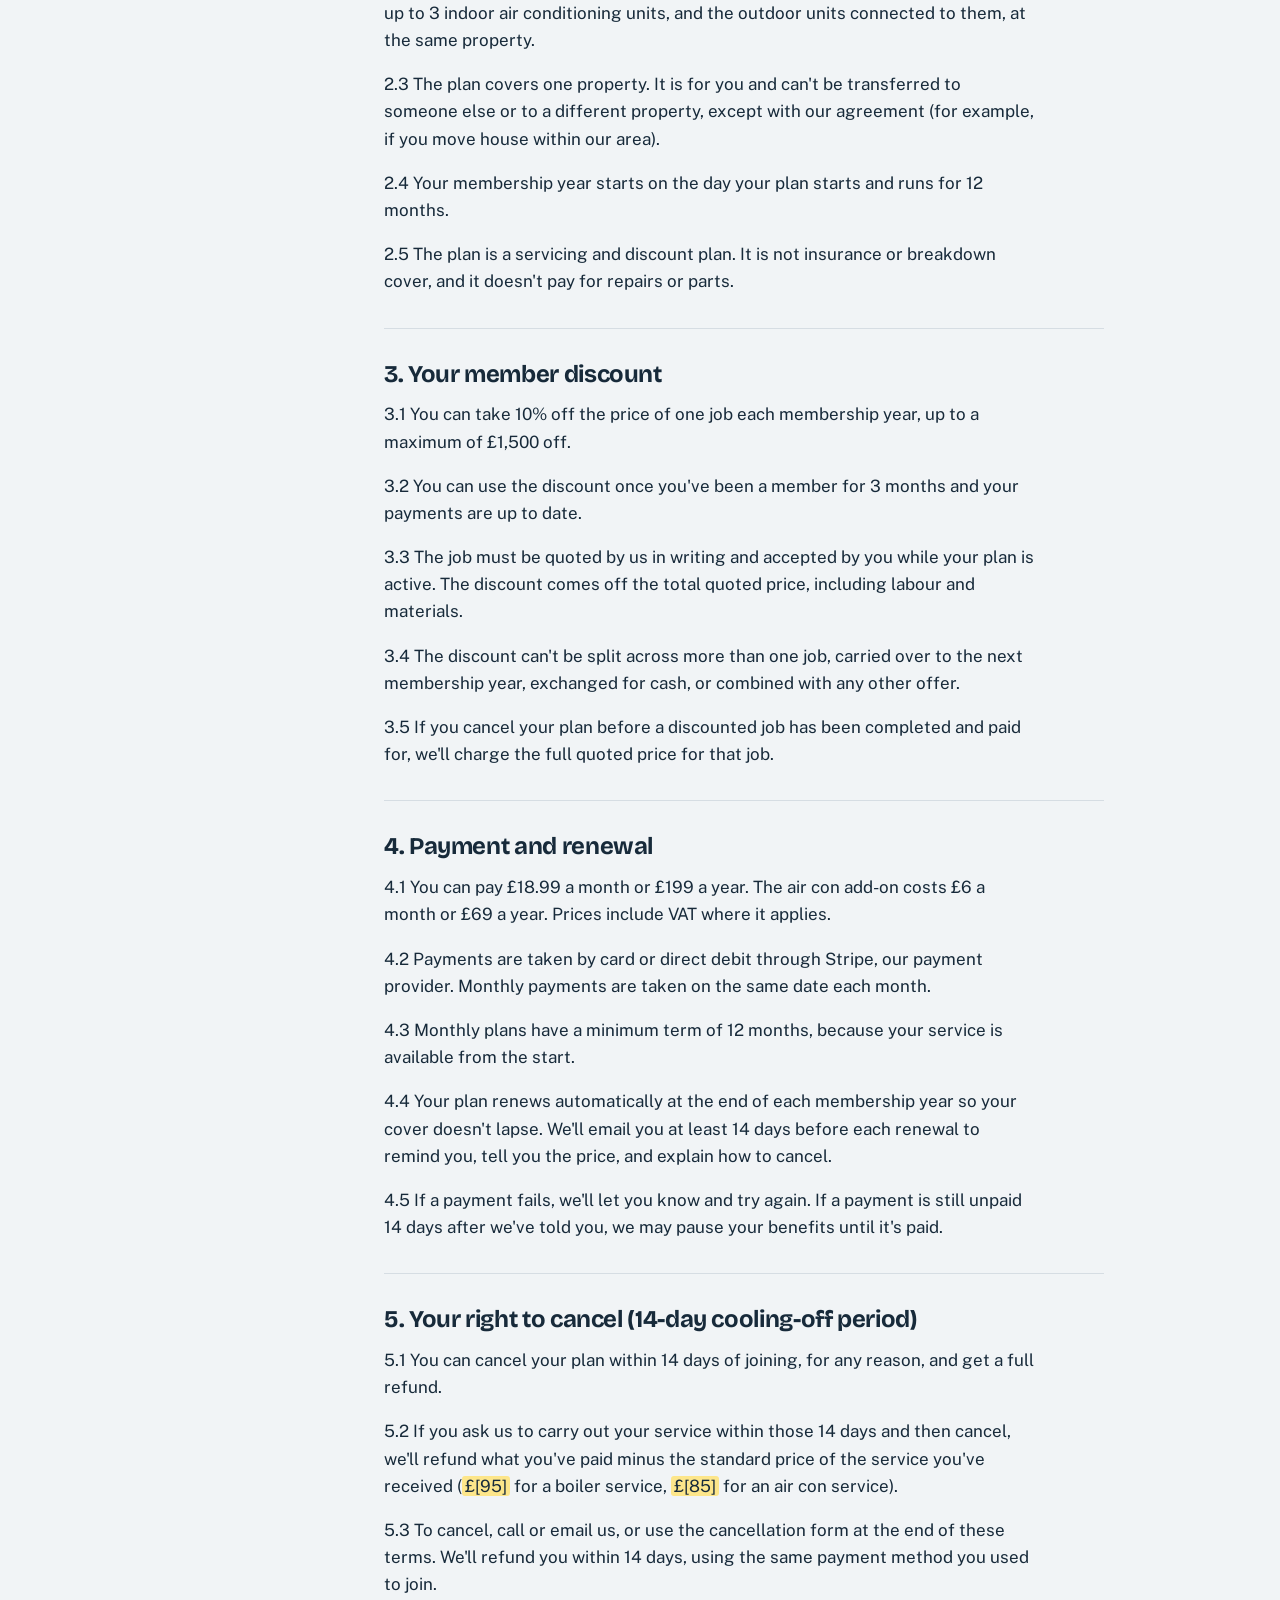
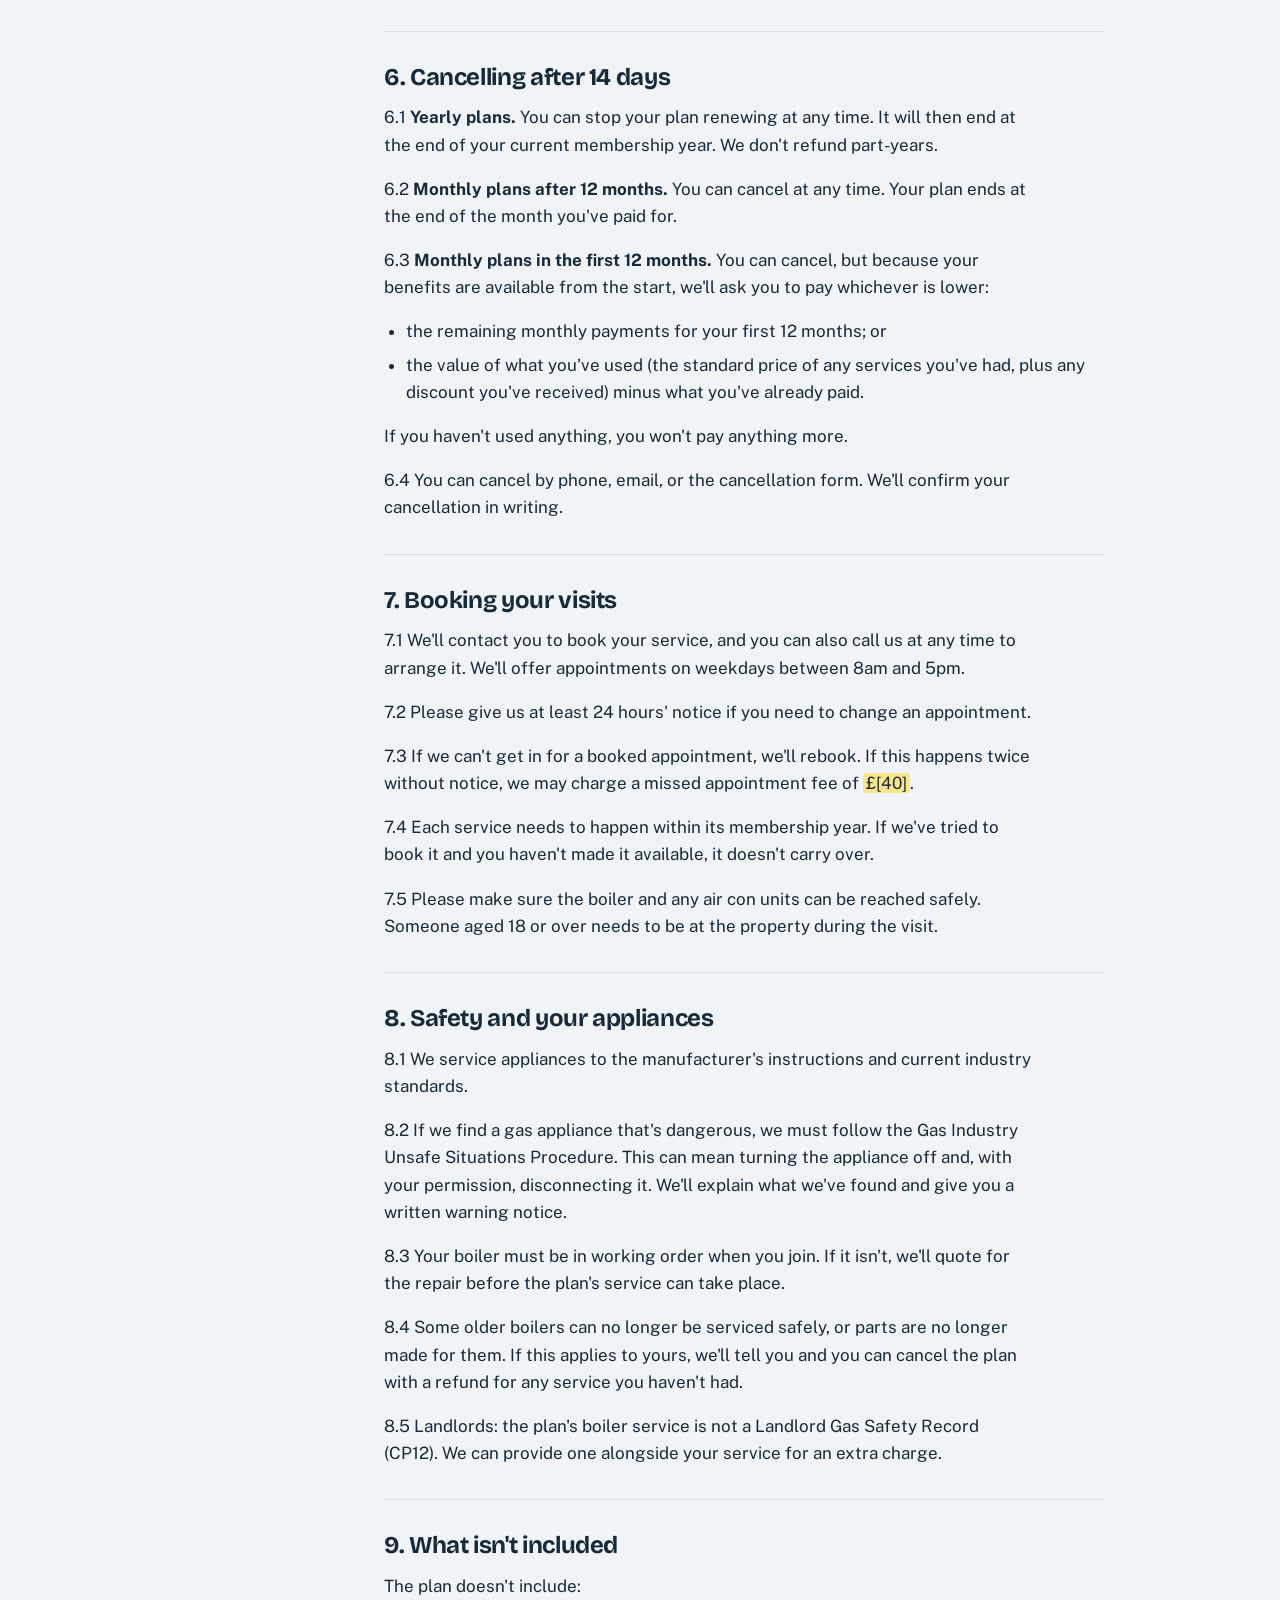
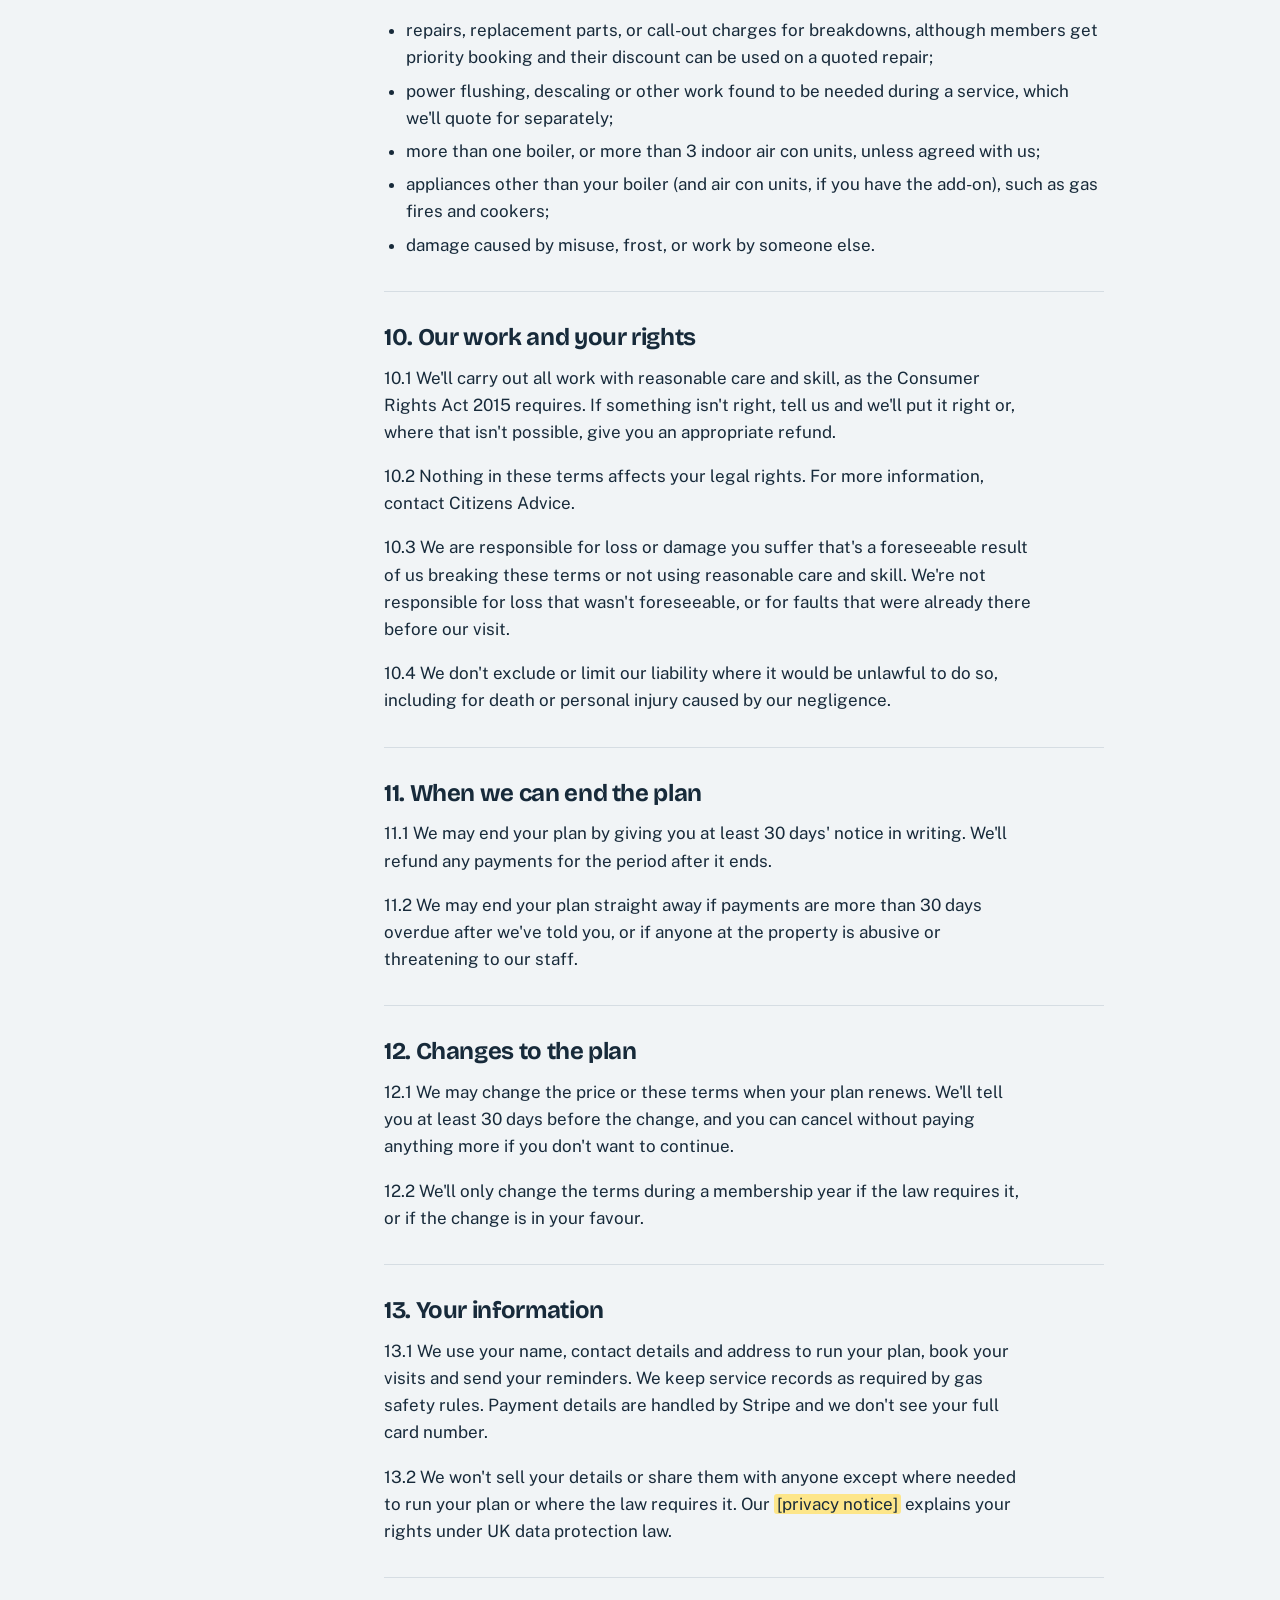
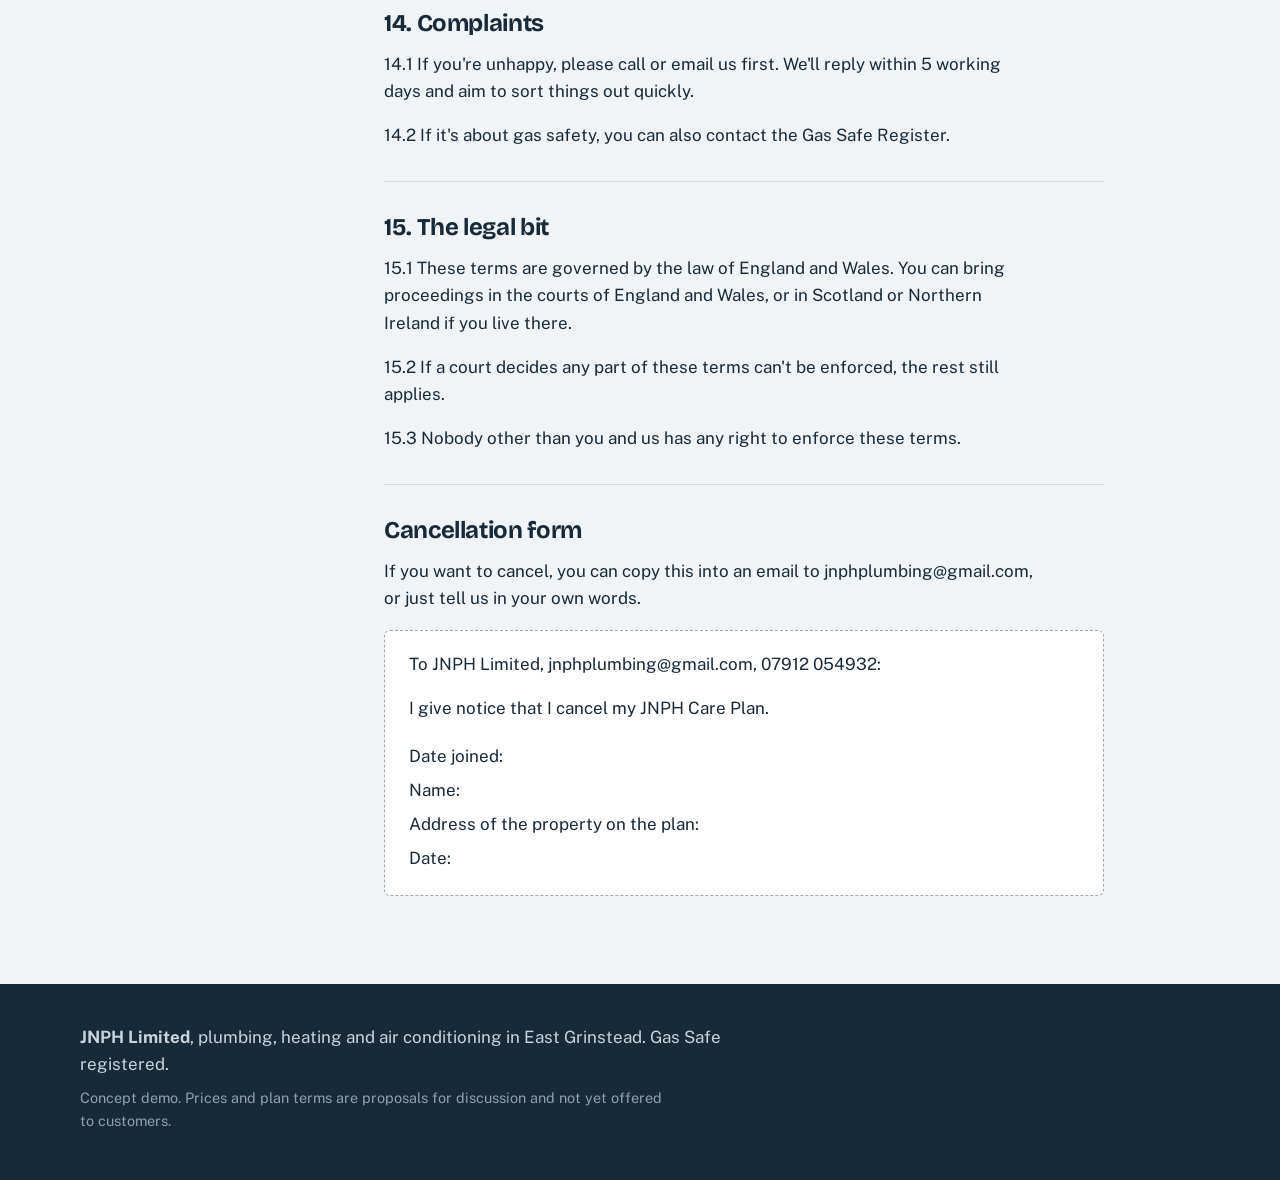
<file: terms.html>
<!doctype html>
<html lang="en-GB">
<head>
  <meta charset="utf-8">
  <meta name="viewport" content="width=device-width, initial-scale=1">
  <title>Care Plan Terms | JNPH</title>
  <meta name="description" content="Terms and conditions for the JNPH Care Plan.">
  <link rel="preconnect" href="https://fonts.googleapis.com">
  <link rel="preconnect" href="https://fonts.gstatic.com" crossorigin>
  <link href="https://fonts.googleapis.com/css2?family=Public+Sans:wght@400;700&family=Bricolage+Grotesque:opsz,wght@12..96,500;12..96,700;12..96,800&display=swap" rel="stylesheet">
  <link rel="stylesheet" href="styles.css">
</head>
<body>
  <div class="demo-bar" role="note">
    Concept demo for JNPH. These are draft terms for discussion, not a live contract.
  </div>

  <header class="site-header">
    <div class="wrap header-inner">
      <a class="wordmark" href="index.html" aria-label="JNPH home">JNPH<span>Plumbing, Heating &amp; Air Con</span></a>
      <nav class="nav" aria-label="Main">
        <a href="index.html#services">Services</a>
        <a href="index.html#air-con">Air con</a>
        <a href="index.html#care-plan">Care Plan</a>
        <a href="index.html#reviews">Reviews</a>
        <a href="index.html#contact">Contact</a>
      </nav>
      <a class="btn btn-small btn-ghost" href="tel:07912054932">07912 054932</a>
    </div>
  </header>

  <main class="section terms">
    <div class="wrap terms-layout">
      <aside class="terms-nav" aria-label="On this page">
        <a href="index.html#care-plan" class="back">Back to the Care Plan</a>
        <ol>
          <li><a href="#about-us">About us</a></li>
          <li><a href="#plan">What the plan includes</a></li>
          <li><a href="#discount">Your member discount</a></li>
          <li><a href="#payment">Payment and renewal</a></li>
          <li><a href="#cooling-off">Your right to cancel</a></li>
          <li><a href="#cancelling">Cancelling after 14 days</a></li>
          <li><a href="#visits">Booking your visits</a></li>
          <li><a href="#safety">Safety and your appliances</a></li>
          <li><a href="#not-included">What isn't included</a></li>
          <li><a href="#our-work">Our work and your rights</a></li>
          <li><a href="#ending">When we can end the plan</a></li>
          <li><a href="#changes">Changes to the plan</a></li>
          <li><a href="#data">Your information</a></li>
          <li><a href="#complaints">Complaints</a></li>
          <li><a href="#law">The legal bit</a></li>
        </ol>
      </aside>

      <article class="terms-body">
        <h1>Care Plan terms and conditions</h1>
        <p class="lede">These terms explain what you get from the JNPH Care Plan, what you pay, and how to cancel. We've kept them as short and plain as we can.</p>
        <p class="small">Version 0.1 (draft), October 2026.</p>

        <div class="review-box">
          <h2>For John to review</h2>
          <p>This is a starting draft based on common UK practice for boiler service plans and trade terms. Before it goes live:</p>
          <ul>
            <li>Fill in the <mark>highlighted</mark> details: company number, registered address and Gas Safe number.</li>
            <li>Confirm the standard (non-member) price of a boiler service and an air con service. They're used in the early cancellation rule in section 6.</li>
            <li>Confirm F-Gas certification for air conditioning work. Anyone installing or servicing air con in the UK needs it.</li>
            <li>Check the plan is covered by his public liability insurance.</li>
            <li>Have a solicitor or a trade body (such as the Federation of Master Builders or APHC) look over the final version. This draft isn't legal advice.</li>
          </ul>
        </div>

        <section id="about-us">
          <h2>1. About us</h2>
          <p>1.1 The Care Plan is provided by JNPH Limited, a company registered in England and Wales (company number <mark>[00000000]</mark>), registered office <mark>[address]</mark>. In these terms, "we" and "us" means JNPH Limited and "you" means the person who joins the plan.</p>
          <p>1.2 We are Gas Safe registered (registration number <mark>[000000]</mark>) and OFTEC registered. You can check our registration at gassaferegister.co.uk.</p>
          <p>1.3 You can contact us on 07912 054932 or at jnphplumbing@gmail.com.</p>
        </section>

        <section id="plan">
          <h2>2. What the plan includes</h2>
          <p>2.1 Each membership year, the plan includes:</p>
          <ul>
            <li>one annual service of one gas, LPG or oil boiler at the property named on your plan;</li>
            <li>10% off one job, as explained in section 3;</li>
            <li>priority booking for repairs and breakdowns, meaning we'll offer members the earliest appointment we have available;</li>
            <li>a reminder before your service is due.</li>
          </ul>
          <p>2.2 If you choose the air con add-on, your plan also includes one annual service of up to 3 indoor air conditioning units, and the outdoor units connected to them, at the same property.</p>
          <p>2.3 The plan covers one property. It is for you and can't be transferred to someone else or to a different property, except with our agreement (for example, if you move house within our area).</p>
          <p>2.4 Your membership year starts on the day your plan starts and runs for 12 months.</p>
          <p>2.5 The plan is a servicing and discount plan. It is not insurance or breakdown cover, and it doesn't pay for repairs or parts.</p>
        </section>

        <section id="discount">
          <h2>3. Your member discount</h2>
          <p>3.1 You can take 10% off the price of one job each membership year, up to a maximum of £1,500 off.</p>
          <p>3.2 You can use the discount once you've been a member for 3 months and your payments are up to date.</p>
          <p>3.3 The job must be quoted by us in writing and accepted by you while your plan is active. The discount comes off the total quoted price, including labour and materials.</p>
          <p>3.4 The discount can't be split across more than one job, carried over to the next membership year, exchanged for cash, or combined with any other offer.</p>
          <p>3.5 If you cancel your plan before a discounted job has been completed and paid for, we'll charge the full quoted price for that job.</p>
        </section>

        <section id="payment">
          <h2>4. Payment and renewal</h2>
          <p>4.1 You can pay £18.99 a month or £199 a year. The air con add-on costs £6 a month or £69 a year. Prices include VAT where it applies.</p>
          <p>4.2 Payments are taken by card or direct debit through Stripe, our payment provider. Monthly payments are taken on the same date each month.</p>
          <p>4.3 Monthly plans have a minimum term of 12 months, because your service is available from the start.</p>
          <p>4.4 Your plan renews automatically at the end of each membership year so your cover doesn't lapse. We'll email you at least 14 days before each renewal to remind you, tell you the price, and explain how to cancel.</p>
          <p>4.5 If a payment fails, we'll let you know and try again. If a payment is still unpaid 14 days after we've told you, we may pause your benefits until it's paid.</p>
        </section>

        <section id="cooling-off">
          <h2>5. Your right to cancel (14-day cooling-off period)</h2>
          <p>5.1 You can cancel your plan within 14 days of joining, for any reason, and get a full refund.</p>
          <p>5.2 If you ask us to carry out your service within those 14 days and then cancel, we'll refund what you've paid minus the standard price of the service you've received (<mark>£[95]</mark> for a boiler service, <mark>£[85]</mark> for an air con service).</p>
          <p>5.3 To cancel, call or email us, or use the cancellation form at the end of these terms. We'll refund you within 14 days, using the same payment method you used to join.</p>
        </section>

        <section id="cancelling">
          <h2>6. Cancelling after 14 days</h2>
          <p>6.1 <strong>Yearly plans.</strong> You can stop your plan renewing at any time. It will then end at the end of your current membership year. We don't refund part-years.</p>
          <p>6.2 <strong>Monthly plans after 12 months.</strong> You can cancel at any time. Your plan ends at the end of the month you've paid for.</p>
          <p>6.3 <strong>Monthly plans in the first 12 months.</strong> You can cancel, but because your benefits are available from the start, we'll ask you to pay whichever is lower:</p>
          <ul>
            <li>the remaining monthly payments for your first 12 months; or</li>
            <li>the value of what you've used (the standard price of any services you've had, plus any discount you've received) minus what you've already paid.</li>
          </ul>
          <p>If you haven't used anything, you won't pay anything more.</p>
          <p>6.4 You can cancel by phone, email, or the cancellation form. We'll confirm your cancellation in writing.</p>
        </section>

        <section id="visits">
          <h2>7. Booking your visits</h2>
          <p>7.1 We'll contact you to book your service, and you can also call us at any time to arrange it. We'll offer appointments on weekdays between 8am and 5pm.</p>
          <p>7.2 Please give us at least 24 hours' notice if you need to change an appointment.</p>
          <p>7.3 If we can't get in for a booked appointment, we'll rebook. If this happens twice without notice, we may charge a missed appointment fee of <mark>£[40]</mark>.</p>
          <p>7.4 Each service needs to happen within its membership year. If we've tried to book it and you haven't made it available, it doesn't carry over.</p>
          <p>7.5 Please make sure the boiler and any air con units can be reached safely. Someone aged 18 or over needs to be at the property during the visit.</p>
        </section>

        <section id="safety">
          <h2>8. Safety and your appliances</h2>
          <p>8.1 We service appliances to the manufacturer's instructions and current industry standards.</p>
          <p>8.2 If we find a gas appliance that's dangerous, we must follow the Gas Industry Unsafe Situations Procedure. This can mean turning the appliance off and, with your permission, disconnecting it. We'll explain what we've found and give you a written warning notice.</p>
          <p>8.3 Your boiler must be in working order when you join. If it isn't, we'll quote for the repair before the plan's service can take place.</p>
          <p>8.4 Some older boilers can no longer be serviced safely, or parts are no longer made for them. If this applies to yours, we'll tell you and you can cancel the plan with a refund for any service you haven't had.</p>
          <p>8.5 Landlords: the plan's boiler service is not a Landlord Gas Safety Record (CP12). We can provide one alongside your service for an extra charge.</p>
        </section>

        <section id="not-included">
          <h2>9. What isn't included</h2>
          <p>The plan doesn't include:</p>
          <ul>
            <li>repairs, replacement parts, or call-out charges for breakdowns, although members get priority booking and their discount can be used on a quoted repair;</li>
            <li>power flushing, descaling or other work found to be needed during a service, which we'll quote for separately;</li>
            <li>more than one boiler, or more than 3 indoor air con units, unless agreed with us;</li>
            <li>appliances other than your boiler (and air con units, if you have the add-on), such as gas fires and cookers;</li>
            <li>damage caused by misuse, frost, or work by someone else.</li>
          </ul>
        </section>

        <section id="our-work">
          <h2>10. Our work and your rights</h2>
          <p>10.1 We'll carry out all work with reasonable care and skill, as the Consumer Rights Act 2015 requires. If something isn't right, tell us and we'll put it right or, where that isn't possible, give you an appropriate refund.</p>
          <p>10.2 Nothing in these terms affects your legal rights. For more information, contact Citizens Advice.</p>
          <p>10.3 We are responsible for loss or damage you suffer that's a foreseeable result of us breaking these terms or not using reasonable care and skill. We're not responsible for loss that wasn't foreseeable, or for faults that were already there before our visit.</p>
          <p>10.4 We don't exclude or limit our liability where it would be unlawful to do so, including for death or personal injury caused by our negligence.</p>
        </section>

        <section id="ending">
          <h2>11. When we can end the plan</h2>
          <p>11.1 We may end your plan by giving you at least 30 days' notice in writing. We'll refund any payments for the period after it ends.</p>
          <p>11.2 We may end your plan straight away if payments are more than 30 days overdue after we've told you, or if anyone at the property is abusive or threatening to our staff.</p>
        </section>

        <section id="changes">
          <h2>12. Changes to the plan</h2>
          <p>12.1 We may change the price or these terms when your plan renews. We'll tell you at least 30 days before the change, and you can cancel without paying anything more if you don't want to continue.</p>
          <p>12.2 We'll only change the terms during a membership year if the law requires it, or if the change is in your favour.</p>
        </section>

        <section id="data">
          <h2>13. Your information</h2>
          <p>13.1 We use your name, contact details and address to run your plan, book your visits and send your reminders. We keep service records as required by gas safety rules. Payment details are handled by Stripe and we don't see your full card number.</p>
          <p>13.2 We won't sell your details or share them with anyone except where needed to run your plan or where the law requires it. Our <mark>[privacy notice]</mark> explains your rights under UK data protection law.</p>
        </section>

        <section id="complaints">
          <h2>14. Complaints</h2>
          <p>14.1 If you're unhappy, please call or email us first. We'll reply within 5 working days and aim to sort things out quickly.</p>
          <p>14.2 If it's about gas safety, you can also contact the Gas Safe Register.</p>
        </section>

        <section id="law">
          <h2>15. The legal bit</h2>
          <p>15.1 These terms are governed by the law of England and Wales. You can bring proceedings in the courts of England and Wales, or in Scotland or Northern Ireland if you live there.</p>
          <p>15.2 If a court decides any part of these terms can't be enforced, the rest still applies.</p>
          <p>15.3 Nobody other than you and us has any right to enforce these terms.</p>
        </section>

        <section id="cancel-form" class="cancel-form">
          <h2>Cancellation form</h2>
          <p>If you want to cancel, you can copy this into an email to jnphplumbing@gmail.com, or just tell us in your own words.</p>
          <div class="form-copy">
            <p>To JNPH Limited, jnphplumbing@gmail.com, 07912 054932:</p>
            <p>I give notice that I cancel my JNPH Care Plan.</p>
            <p>Date joined:<br>Name:<br>Address of the property on the plan:<br>Date:</p>
          </div>
        </section>
      </article>
    </div>
  </main>

  <footer class="site-footer">
    <div class="wrap footer-inner">
      <p><strong>JNPH Limited</strong>, plumbing, heating and air conditioning in East Grinstead. Gas Safe registered.</p>
      <p class="small">Concept demo. Prices and plan terms are proposals for discussion and not yet offered to customers.</p>
    </div>
  </footer>
</body>
</html>
</file>
<file: styles.css>
:root {
  --ink: #172a3a;
  --ink-soft: #4a5b6b;
  --bg: #f1f4f6;
  --surface: #ffffff;
  --line: #d6dde3;
  --heat: #c2410c;
  --heat-dark: #9a330a;
  --cool: #0e7490;
  --cool-dark: #0b5c72;
  --cool-wash: #e3f1f4;
  --heat-wash: #fbebe3;

  --display: "Bricolage Grotesque", system-ui, sans-serif;
  --body: "Public Sans", system-ui, sans-serif;

  --radius-s: 6px;
  --radius-l: 18px;
}

*, *::before, *::after { box-sizing: border-box; }

html { scroll-behavior: smooth; scroll-padding-top: 80px; }

body {
  margin: 0;
  background: var(--bg);
  color: var(--ink);
  font: 400 1.0625rem/1.6 var(--body);
  -webkit-font-smoothing: antialiased;
}

h1, h2, h3 {
  font-family: var(--display);
  line-height: 1.1;
  margin: 0 0 0.6em;
  text-wrap: balance;
}
h1 { font-size: clamp(2.2rem, 5vw, 3.6rem); font-weight: 800; letter-spacing: -0.02em; }
h2 { font-size: clamp(1.75rem, 3.4vw, 2.5rem); font-weight: 700; letter-spacing: -0.015em; }
h3 { font-size: 1.25rem; font-weight: 700; }
p { margin: 0 0 1em; max-width: 65ch; }
a { color: var(--cool-dark); }

:focus-visible { outline: 3px solid var(--cool); outline-offset: 3px; border-radius: 4px; }

.wrap { width: min(1120px, 100% - 32px); margin-inline: auto; }
.small { font-size: 0.9rem; color: var(--ink-soft); }
.center { text-align: center; margin-inline: auto; }

/* Demo banner */
.demo-bar {
  background: var(--ink);
  color: #fff;
  font-size: 0.875rem;
  text-align: center;
  padding: 8px 16px;
}

/* Header */
.site-header {
  position: sticky; top: 0; z-index: 10;
  background: rgba(241, 244, 246, 0.92);
  backdrop-filter: blur(8px);
  border-bottom: 1px solid var(--line);
}
.header-inner { display: flex; align-items: center; gap: 24px; min-height: 68px; }
.wordmark {
  font-family: var(--display); font-weight: 800; font-size: 1.6rem;
  color: var(--ink); text-decoration: none; letter-spacing: -0.03em;
  display: flex; align-items: baseline; gap: 10px;
}
.wordmark span { font-family: var(--body); font-weight: 400; font-size: 0.85rem; letter-spacing: 0; color: var(--ink-soft); }
.nav { display: flex; gap: 22px; margin-left: auto; }
.nav a { color: var(--ink); text-decoration: none; font-weight: 700; font-size: 0.95rem; }
.nav a:hover { color: var(--heat); }

/* Buttons */
.btn {
  display: inline-flex; align-items: center; justify-content: center;
  font: 700 1rem/1 var(--body);
  padding: 15px 22px;
  border-radius: var(--radius-s);
  border: 2px solid transparent;
  text-decoration: none;
  cursor: pointer;
}
.btn-heat { background: var(--heat); color: #fff; }
.btn-heat:hover { background: var(--heat-dark); }
.btn-cool { background: var(--cool); color: #fff; }
.btn-cool:hover { background: var(--cool-dark); }
.btn-ghost { background: transparent; color: var(--ink); border-color: var(--ink); }
.btn-ghost:hover { background: var(--ink); color: #fff; }
.btn-small { padding: 10px 14px; font-size: 0.9rem; }
.btn-block { width: 100%; }

/* Hero */
.hero { padding: 72px 0 88px; }
.hero-inner { display: grid; grid-template-columns: 1.15fr 0.85fr; gap: 56px; align-items: center; }
.lede { font-size: 1.2rem; color: var(--ink-soft); }
.hero-actions { display: flex; flex-wrap: wrap; gap: 12px; margin: 28px 0; }
.trust { list-style: none; padding: 0; margin: 0; display: flex; flex-wrap: wrap; gap: 8px 22px; font-size: 0.95rem; color: var(--ink-soft); }
.trust li { display: flex; align-items: center; gap: 8px; }
.trust li::before { content: ""; width: 8px; height: 8px; border-radius: 50%; background: var(--cool); }

/* Membership card: the one bold element */
.member-card {
  margin: 0;
  display: grid; grid-template-columns: 14px 1fr;
  background: var(--ink);
  color: #fff;
  border-radius: var(--radius-l);
  overflow: hidden;
  box-shadow: 0 30px 60px -25px rgba(23, 42, 58, 0.55);
  animation: card-in 0.9s cubic-bezier(.2,.8,.2,1) both;
}
.card-temp { background: linear-gradient(180deg, var(--heat) 0%, #e8833a 45%, #4fb3c8 55%, var(--cool) 100%); }
.card-body { padding: 28px 28px 24px; }
.card-top { display: flex; justify-content: space-between; align-items: center; margin-bottom: 28px; }
.card-brand { font-family: var(--display); font-weight: 700; font-size: 1.1rem; }
.card-status { font-size: 0.8rem; font-weight: 700; padding: 4px 10px; border-radius: 99px; background: rgba(79, 179, 200, 0.2); color: #9fdbe8; }
.card-name { font-family: var(--display); font-size: 1.5rem; font-weight: 700; line-height: 1.2; margin-bottom: 24px; }
.card-name span { font-family: var(--body); font-size: 0.9rem; font-weight: 400; color: #a9b8c5; }
.card-rows { margin: 0; }
.card-rows div { display: flex; justify-content: space-between; gap: 16px; padding: 10px 0; border-top: 1px solid rgba(255,255,255,0.12); font-size: 0.95rem; }
.card-rows dt { color: #a9b8c5; }
.card-rows dd { margin: 0; font-weight: 700; text-align: right; }

@keyframes card-in {
  from { opacity: 0; transform: translateY(30px); }
  to { opacity: 1; transform: translateY(0); }
}

/* Sections */
.section { padding: 88px 0; }
.section-intro { font-size: 1.15rem; color: var(--ink-soft); margin-bottom: 40px; }

.services { display: grid; grid-template-columns: repeat(4, 1fr); gap: 0; border-top: 2px solid var(--ink); }
.service { padding: 28px 24px 8px 0; }
.service + .service { padding-left: 24px; border-left: 1px solid var(--line); }
.service p { color: var(--ink-soft); font-size: 1rem; }
.icon { width: 36px; height: 36px; fill: none; stroke-width: 2; stroke-linecap: round; stroke-linejoin: round; margin-bottom: 14px; }
.icon-heat { stroke: var(--heat); }
.icon-cool { stroke: var(--cool); }
.tag { font-family: var(--body); font-size: 0.75rem; font-weight: 700; background: var(--cool); color: #fff; padding: 3px 8px; border-radius: 99px; vertical-align: middle; margin-left: 6px; }

/* Air con */
.aircon { background: var(--cool-wash); }
.aircon-inner { display: grid; grid-template-columns: 1fr 1.1fr; gap: 56px; align-items: start; }
.aircon-options { display: grid; gap: 0; }
.option { padding: 22px 0; border-top: 1px solid #b9d9e0; }
.option:last-child { border-bottom: 1px solid #b9d9e0; }
.option h3 { color: var(--cool-dark); margin-bottom: 0.3em; }
.option p { margin: 0; color: var(--ink-soft); }

/* Plan */
.plan { background: var(--surface); }
.plan-grid { display: grid; grid-template-columns: 0.9fr 1.1fr; gap: 48px; align-items: start; }
.ticks { list-style: none; padding: 0; margin: 0 0 24px; }
.ticks li { position: relative; padding: 0 0 18px 36px; max-width: 60ch; }
.ticks li::before {
  content: ""; position: absolute; left: 0; top: 4px; width: 20px; height: 20px; border-radius: 50%;
  background: var(--heat-wash) url("data:image/svg+xml,%3Csvg xmlns='http://www.w3.org/2000/svg' viewBox='0 0 20 20'%3E%3Cpath d='M5.5 10.5l3 3 6-7' fill='none' stroke='%23c2410c' stroke-width='2.2' stroke-linecap='round' stroke-linejoin='round'/%3E%3C/svg%3E") center/100% no-repeat;
}

.price-options { display: grid; grid-template-columns: 1fr 1fr; gap: 16px; margin-bottom: 12px; }
.price-card {
  display: flex; flex-direction: column;
  background: var(--bg);
  border: 1px solid var(--line);
  border-radius: var(--radius-l);
  padding: 24px;
}
.price-card-best { border: 2px solid var(--heat); background: var(--surface); }
.price-card h3 { margin-bottom: 14px; }
.price-card .btn { margin-top: auto; }
.tag-heat { background: var(--heat); }
.price { display: flex; align-items: baseline; gap: 8px; }
.price-amount { font-family: var(--display); font-weight: 800; font-size: 3rem; line-height: 1; letter-spacing: -0.03em; }
.price-period { color: var(--ink-soft); font-size: 1.1rem; }
.price-note { font-size: 0.95rem; color: var(--ink-soft); margin: 10px 0 20px; }
.addon { display: flex; gap: 12px; align-items: flex-start; padding: 14px; background: var(--cool-wash); border-radius: var(--radius-s); margin-bottom: 20px; cursor: pointer; font-size: 0.95rem; }
.addon input { width: 20px; height: 20px; margin: 2px 0 0; accent-color: var(--cool); flex-shrink: 0; }
.addon em { font-style: normal; font-weight: 700; color: var(--cool-dark); }

/* Steps: a real sequence */
.steps { list-style: none; counter-reset: step; padding: 0; margin: 72px 0; display: grid; grid-template-columns: repeat(3, 1fr); gap: 32px; }
.steps li { counter-increment: step; padding-top: 20px; border-top: 2px solid var(--ink); }
.steps li::before { content: counter(step); display: block; font-family: var(--display); font-weight: 800; font-size: 2.5rem; line-height: 1; color: var(--heat); margin-bottom: 12px; }
.steps p { color: var(--ink-soft); margin: 0; }

/* Calculator */
.calc { display: grid; grid-template-columns: 1fr 1fr; gap: 0; border-radius: var(--radius-l); overflow: hidden; border: 1px solid var(--line); }
.calc-input { padding: 32px; background: var(--bg); }
.calc-input label { display: block; font-weight: 700; }
.calc-input output { display: block; font-family: var(--display); font-weight: 800; font-size: 2.6rem; margin: 4px 0 12px; }
.calc input[type="range"] { width: 100%; accent-color: var(--heat); height: 28px; margin-bottom: 16px; }
.calc-result { margin: 0; padding: 32px; background: var(--ink); color: #fff; display: flex; flex-direction: column; justify-content: center; }
.calc-result div { display: flex; justify-content: space-between; align-items: baseline; padding: 12px 0; border-bottom: 1px solid rgba(255,255,255,0.14); }
.calc-result dt { color: #a9b8c5; }
.calc-result dd { margin: 0; font-weight: 700; font-size: 1.2rem; }
.calc-result dd.big { font-family: var(--display); font-size: 2.2rem; color: #ffb08a; }
.calc-result .small { color: #a9b8c5; margin: 16px 0 0; }

/* FAQ */
.faq { margin-top: 72px; max-width: 760px; }
.faq details { border-top: 1px solid var(--line); }
.faq details:last-of-type { border-bottom: 1px solid var(--line); }
.faq summary { cursor: pointer; font-weight: 700; padding: 18px 32px 18px 0; list-style: none; position: relative; }
.faq summary::-webkit-details-marker { display: none; }
.faq summary::after { content: "+"; position: absolute; right: 4px; top: 50%; transform: translateY(-50%); font-size: 1.5rem; color: var(--heat); transition: transform 0.2s; }
.faq details[open] summary::after { transform: translateY(-50%) rotate(45deg); }
.faq details p { color: var(--ink-soft); padding-bottom: 8px; }

/* Reviews */
.reviews { display: grid; grid-template-columns: repeat(2, 1fr); gap: 40px 56px; }
.reviews blockquote { margin: 0; padding-left: 24px; border-left: 3px solid var(--heat); }
.reviews p { font-family: var(--display); font-size: 1.3rem; font-weight: 500; line-height: 1.4; margin-bottom: 10px; }
.reviews cite { font-style: normal; color: var(--ink-soft); }

/* Contact */
.contact { background: var(--surface); }
.contact-inner { display: grid; grid-template-columns: 1fr 1fr; gap: 56px; }
.contact-list { margin: 28px 0 0; }
.contact-list div { display: flex; justify-content: space-between; gap: 16px; padding: 12px 0; border-top: 1px solid var(--line); }
.contact-list dt { color: var(--ink-soft); }
.contact-list dd { margin: 0; font-weight: 700; text-align: right; }
.quote-form { display: grid; gap: 16px; background: var(--bg); padding: 28px; border-radius: var(--radius-l); }
.quote-form label { display: grid; gap: 6px; font-weight: 700; font-size: 0.95rem; }
.quote-form input:not([type="checkbox"]), .quote-form select, .quote-form textarea {
  font: 400 1rem var(--body); color: var(--ink); background: var(--surface);
  border: 1px solid #b5c1cb; border-radius: var(--radius-s); padding: 12px;
  width: 100%;
}
.quote-form .inline-check { display: flex; align-items: center; gap: 10px; font-weight: 400; }
.quote-form .inline-check input { width: 18px; height: 18px; accent-color: var(--heat); }
.form-msg { margin: 0; font-weight: 700; color: var(--cool-dark); }
.form-msg:empty { display: none; }

/* Footer */
.site-footer { background: var(--ink); color: #c9d4dd; padding: 40px 0; }
.site-footer .small { color: #8fa1b0; }
.footer-inner p { margin: 0 0 8px; }

/* Join dialog */
dialog {
  border: 0; border-radius: var(--radius-l); padding: 0;
  width: min(460px, 100% - 32px);
  color: var(--ink); background: var(--surface);
  box-shadow: 0 30px 80px -20px rgba(23, 42, 58, 0.5);
}
dialog::backdrop { background: rgba(23, 42, 58, 0.55); }
.join { padding: 28px; }
.join h2 { font-size: 1.6rem; }
.join-summary { margin: 0 0 16px; }
.join-summary div { display: flex; justify-content: space-between; gap: 16px; padding: 10px 0; border-top: 1px solid var(--line); }
.join-summary div.total { border-top: 2px solid var(--ink); font-weight: 700; }
.join-summary dt { color: var(--ink-soft); }
.join-summary .total dt { color: var(--ink); }
.join-summary dd { margin: 0; font-weight: 700; }
.demo-note { background: var(--cool-wash); color: var(--cool-dark); padding: 12px 14px; border-radius: var(--radius-s); font-size: 0.95rem; font-weight: 700; }
.join-actions { display: flex; gap: 12px; justify-content: flex-end; margin-top: 8px; }

/* Responsive */
@media (max-width: 960px) {
  .hero-inner, .aircon-inner, .plan-grid, .contact-inner, .calc { grid-template-columns: 1fr; }
  .member-card { max-width: 440px; }
  .services { grid-template-columns: 1fr 1fr; }
  .service:nth-child(3) { padding-left: 0; border-left: 0; }
  .service:nth-child(n+3) { border-top: 1px solid var(--line); }
}
@media (max-width: 760px) {
  .nav { display: none; }
  .header-inner { justify-content: space-between; }
  .wordmark span { display: none; }
  .hero { padding: 48px 0 64px; }
  .section { padding: 64px 0; }
  .services, .steps, .reviews { grid-template-columns: 1fr; }
  .service, .service + .service { padding-left: 0; border-left: 0; }
  .service + .service { border-top: 1px solid var(--line); }
  .calc-input, .calc-result, .quote-form { padding: 22px; }
  .price-options { grid-template-columns: 1fr; }
}

@media (prefers-reduced-motion: reduce) {
  html { scroll-behavior: auto; }
  .member-card { animation: none; }
  .faq summary::after { transition: none; }
}

/* Terms page */
.terms-layout { display: grid; grid-template-columns: 240px 1fr; gap: 64px; align-items: start; }
.terms-nav { position: sticky; top: 100px; font-size: 0.95rem; }
.terms-nav .back { display: inline-block; font-weight: 700; margin-bottom: 20px; }
.terms-nav ol { margin: 0; padding-left: 1.4em; color: var(--ink-soft); }
.terms-nav li { margin-bottom: 6px; }
.terms-nav ol a { color: var(--ink); text-decoration: none; }
.terms-nav ol a:hover { color: var(--heat); text-decoration: underline; }
.terms-body { max-width: 720px; }
.terms-body section { padding-top: 32px; margin-top: 32px; border-top: 1px solid var(--line); }
.terms-body h2 { font-size: 1.5rem; }
.terms-body ul { padding-left: 1.3em; margin: 0 0 1em; }
.terms-body li { margin-bottom: 6px; }
mark { background: #fde68a; color: var(--ink); padding: 0 3px; border-radius: 3px; }
.review-box { background: var(--heat-wash); border-left: 4px solid var(--heat); border-radius: var(--radius-s); padding: 24px 28px; margin: 32px 0 8px; }
.review-box h2 { font-size: 1.3rem; }
.review-box ul { margin-bottom: 0; }
.form-copy { background: var(--surface); border: 1px dashed #9aa9b6; border-radius: var(--radius-s); padding: 20px 24px; }
.form-copy p:last-child { margin-bottom: 0; line-height: 2; }

@media (max-width: 960px) {
  .terms-layout { grid-template-columns: 1fr; gap: 24px; }
  .terms-nav { position: static; }
  .terms-nav ol { display: none; }
}
.site-footer a { color: #fff; }

/* Proposal page */
.proposal-body { max-width: 860px; }
.proposal-body section { padding-top: 36px; margin-top: 36px; border-top: 1px solid var(--line); }
.proposal-body ul { padding-left: 1.3em; margin: 0 0 1em; }
.proposal-body li { margin-bottom: 8px; max-width: 70ch; }
.offer { display: grid; grid-template-columns: repeat(3, 1fr); gap: 16px; margin-bottom: 24px; }
.offer div { background: var(--ink); color: #fff; border-radius: var(--radius-l); padding: 22px 24px; display: grid; gap: 4px; }
.offer span:last-child { color: #a9b8c5; }
.offer-num { font-family: var(--display); font-weight: 800; font-size: 2.6rem; line-height: 1; }
.two-col { display: grid; grid-template-columns: 1fr 1fr; gap: 40px; }
.fee-chart { margin: 0 0 16px; overflow-x: auto; }
.fee-chart svg { display: block; width: 100%; min-width: 620px; height: auto; font: 12px var(--body); }
.c-title { font: 700 16px var(--display); fill: var(--ink); }
.c-sub { fill: var(--ink-soft); }
.c-label { fill: var(--ink); }
.c-value { fill: var(--ink); font-weight: 700; }
.c-bar { fill: var(--cool); }
.c-bar-min { fill: #b8c2ca; }
.c-ref { stroke: #8a99a6; stroke-dasharray: 4 4; }
.c-axis { stroke: var(--ink-soft); }
.table-scroll { overflow-x: auto; margin-bottom: 16px; }
.data-table { width: 100%; border-collapse: collapse; background: var(--surface); font-size: 0.95rem; }
.data-table th, .data-table td { text-align: left; padding: 10px 14px; border-bottom: 1px solid var(--line); }
.data-table th { background: var(--ink); color: #fff; font-weight: 700; }
.data-table td + td, .data-table th + th { text-align: right; white-space: nowrap; }
.data-table.sums { max-width: 420px; margin-bottom: 20px; }
.data-table .total td { font-weight: 700; border-top: 2px solid var(--ink); border-bottom: 0; }

@media (max-width: 760px) {
  .offer, .two-col { grid-template-columns: 1fr; }
  .offer-num { font-size: 2.2rem; }
}
.demo-bar a { color: #fff; font-weight: 700; margin-left: 6px; }
.data-table.sums-wide { max-width: 560px; }
</file>
